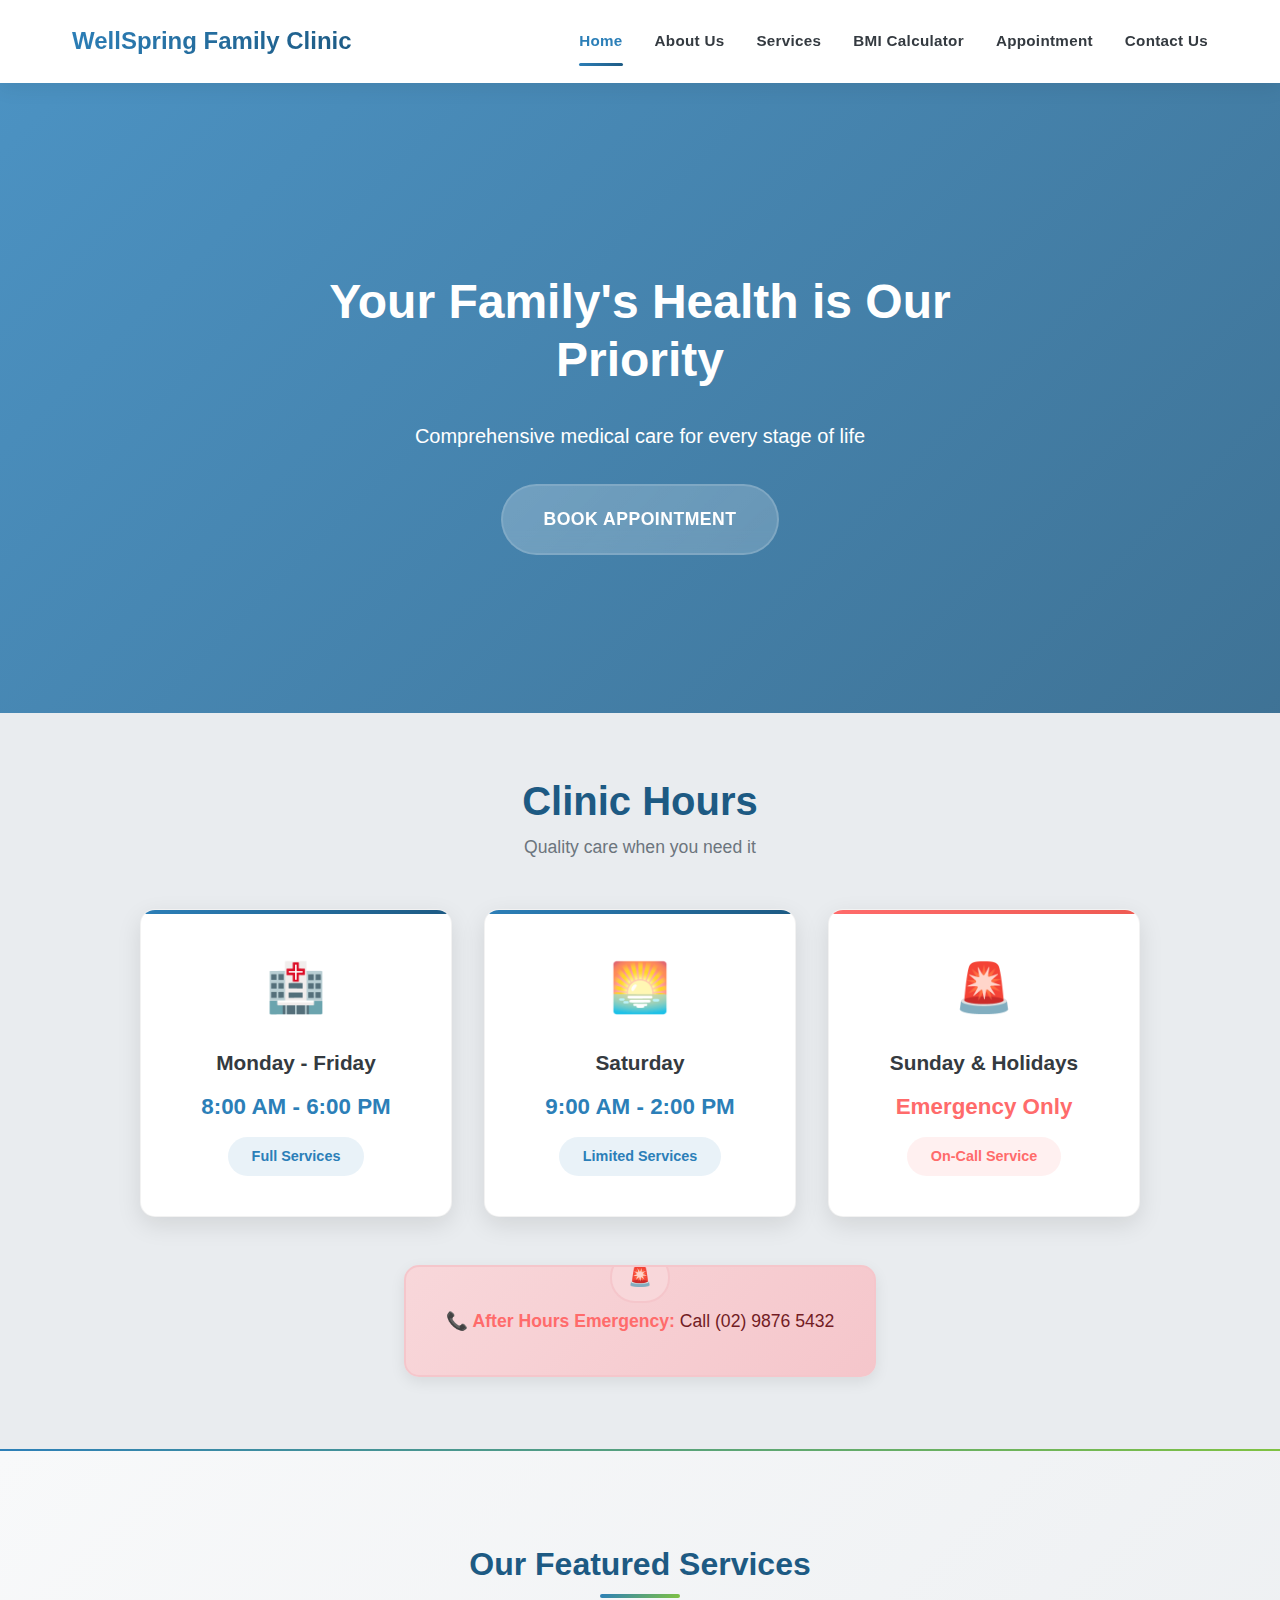
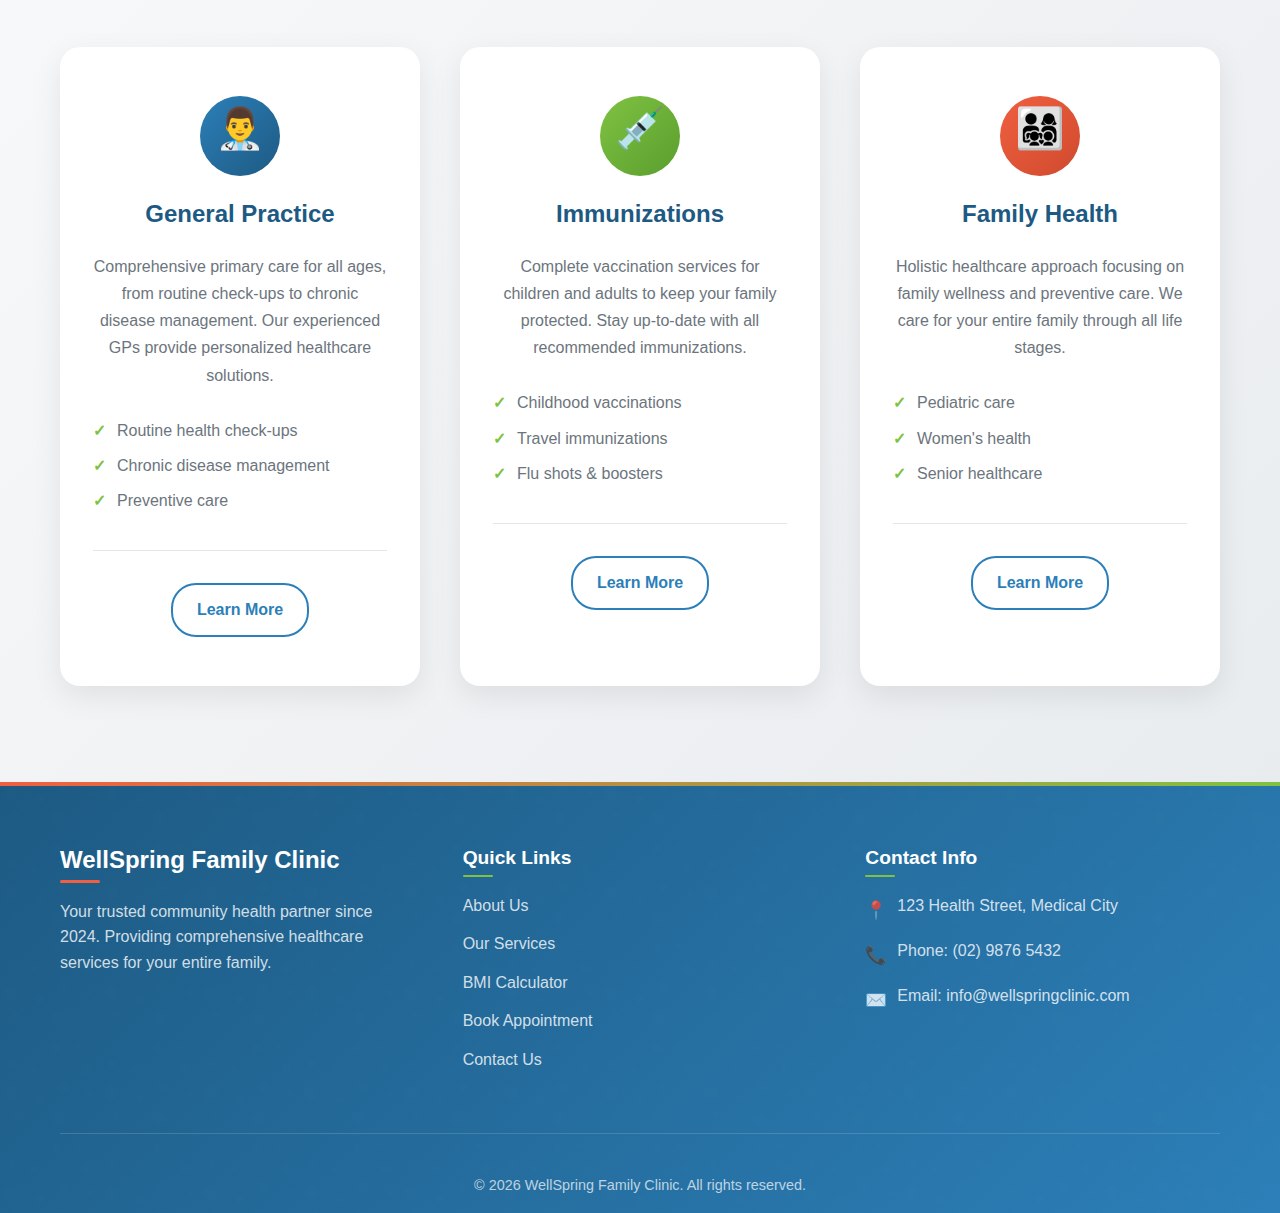
<file: index.html>
<!DOCTYPE html>
<html lang="en">
<head>
    <meta charset="UTF-8">
    <meta name="viewport" content="width=device-width, initial-scale=1.0">
    <meta name="description" content="WellSpring Family Clinic - Your trusted community health center providing comprehensive medical services for families">
    <title>WellSpring Family Clinic - Home</title>
    <link rel="stylesheet" href="css/style.css">
    <link rel="stylesheet" href="css/animations.css">
</head>
<body>
    <!-- Navigation -->
    <nav class="navbar">
        <div class="nav-container">
            <div class="nav-logo">
                <h2>WellSpring Family Clinic</h2>
            </div>
            <div class="nav-menu" id="nav-menu">
                <a href="index.html" class="nav-link active">Home</a>
                <a href="about.html" class="nav-link">About Us</a>
                <a href="services.html" class="nav-link">Services</a>
                <a href="bmi-calculator.html" class="nav-link">BMI Calculator</a>
                <a href="appointment.html" class="nav-link">Appointment</a>
                <a href="contact.html" class="nav-link">Contact Us</a>
            </div>
            <div class="nav-toggle" id="nav-toggle">
                <span class="bar"></span>
                <span class="bar"></span>
                <span class="bar"></span>
            </div>
        </div>
    </nav>

    <!-- Hero Section -->
    <section class="hero">
        <div class="hero-content">
            <h1 class="hero-title animate-on-scroll">Your Family's Health is Our Priority</h1>
            <p class="hero-subtitle animate-on-scroll">Comprehensive medical care for every stage of life</p>
            <a href="appointment.html" class="cta-button animate-on-scroll">Book Appointment</a>
        </div>
    </section>
    <!-- Clinic Hours Banner -->
    <section class="hours-banner">
        <div class="container">
            <div class="banner-content animate-on-scroll">
                <h2>Clinic Hours</h2>
                <p class="banner-subtitle">Quality care when you need it</p>
                <div class="hours-grid">
                    <div class="hour-card animate-on-scroll">
                        <div class="card-icon">🏥</div>
                        <div class="card-content">
                            <h3 class="day-range">Monday - Friday</h3>
                            <p class="time-slot">8:00 AM - 6:00 PM</p>
                            <span class="service-status">Full Services</span>
                        </div>
                    </div>
                    
                    <div class="hour-card animate-on-scroll">
                        <div class="card-icon">🌅</div>
                        <div class="card-content">
                            <h3 class="day-range">Saturday</h3>
                            <p class="time-slot">9:00 AM - 2:00 PM</p>
                            <span class="service-status">Limited Services</span>
                        </div>
                    </div>
                    
                    <div class="hour-card emergency-card animate-on-scroll">
                        <div class="card-icon">🚨</div>
                        <div class="card-content">
                            <h3 class="day-range">Sunday & Holidays</h3>
                            <p class="time-slot">Emergency Only</p>
                            <span class="service-status">On-Call Service</span>
                        </div>
                    </div>
                </div>
                
                <div class="emergency-notice animate-on-scroll">
                    <p>📞 <strong>After Hours Emergency:</strong> Call (02) 9876 5432</p>
                </div>
            </div>
        </div>
    </section>
    <!-- Featured Services -->
    <section class="featured-services">
        <div class="container">
            <h2 class="section-title animate-on-scroll">Our Featured Services</h2>
            <div class="services-grid">
                <div class="service-card animate-on-scroll">
                    <div class="service-icon">👨‍⚕️</div>
                    <h3>General Practice</h3>
                    <p>Comprehensive primary care for all ages, from routine check-ups to chronic disease management. Our experienced GPs provide personalized healthcare solutions.</p>
                    <ul class="service-features">
                        <li>Routine health check-ups</li>
                        <li>Chronic disease management</li>
                        <li>Preventive care</li>
                    </ul>
                    <div class="service-cta">
                        <a href="services.html" class="learn-more">Learn More</a>
                    </div>
                </div>
                
                <div class="service-card animate-on-scroll">
                    <div class="service-icon">💉</div>
                    <h3>Immunizations</h3>
                    <p>Complete vaccination services for children and adults to keep your family protected. Stay up-to-date with all recommended immunizations.</p>
                    <ul class="service-features">
                        <li>Childhood vaccinations</li>
                        <li>Travel immunizations</li>
                        <li>Flu shots & boosters</li>
                    </ul>
                    <div class="service-cta">
                        <a href="services.html" class="learn-more">Learn More</a>
                    </div>
                </div>
                
                <div class="service-card animate-on-scroll">
                    <div class="service-icon">👨‍👩‍👧‍👦</div>
                    <h3>Family Health</h3>
                    <p>Holistic healthcare approach focusing on family wellness and preventive care. We care for your entire family through all life stages.</p>
                    <ul class="service-features">
                        <li>Pediatric care</li>
                        <li>Women's health</li>
                        <li>Senior healthcare</li>
                    </ul>
                    <div class="service-cta">
                        <a href="services.html" class="learn-more">Learn More</a>
                    </div>
                </div>
            </div>
        </div>
    </section>
    <!-- footer -->
    <footer class="footer">
        <div class="container">
            <div class="footer-content">
                <div class="footer-section">
                    <h3>WellSpring Family Clinic</h3>
                    <p>Your trusted community health partner since 2024. Providing comprehensive healthcare services for your entire family.</p>
                </div>
                <div class="footer-section">
                    <h4>Quick Links</h4>
                    <a href="about.html">About Us</a>
                    <a href="services.html">Our Services</a>
                    <a href="bmi-calculator.html">BMI Calculator</a>
                    <a href="appointment.html">Book Appointment</a>
                    <a href="contact.html">Contact Us</a>
                </div>
                <div class="footer-section">
                    <h4>Contact Info</h4>
                    <p>123 Health Street, Medical City</p>
                    <p>Phone: (02) 9876 5432</p>
                    <p>Email: info@wellspringclinic.com</p>
                </div>
            </div>
            <div class="footer-bottom">
                <p>&copy; 2024 WellSpring Family Clinic. All rights reserved.</p>
            </div>
        </div>
    </footer>
    <script src="js/main.js"></script>
</body>
</html>
</file>
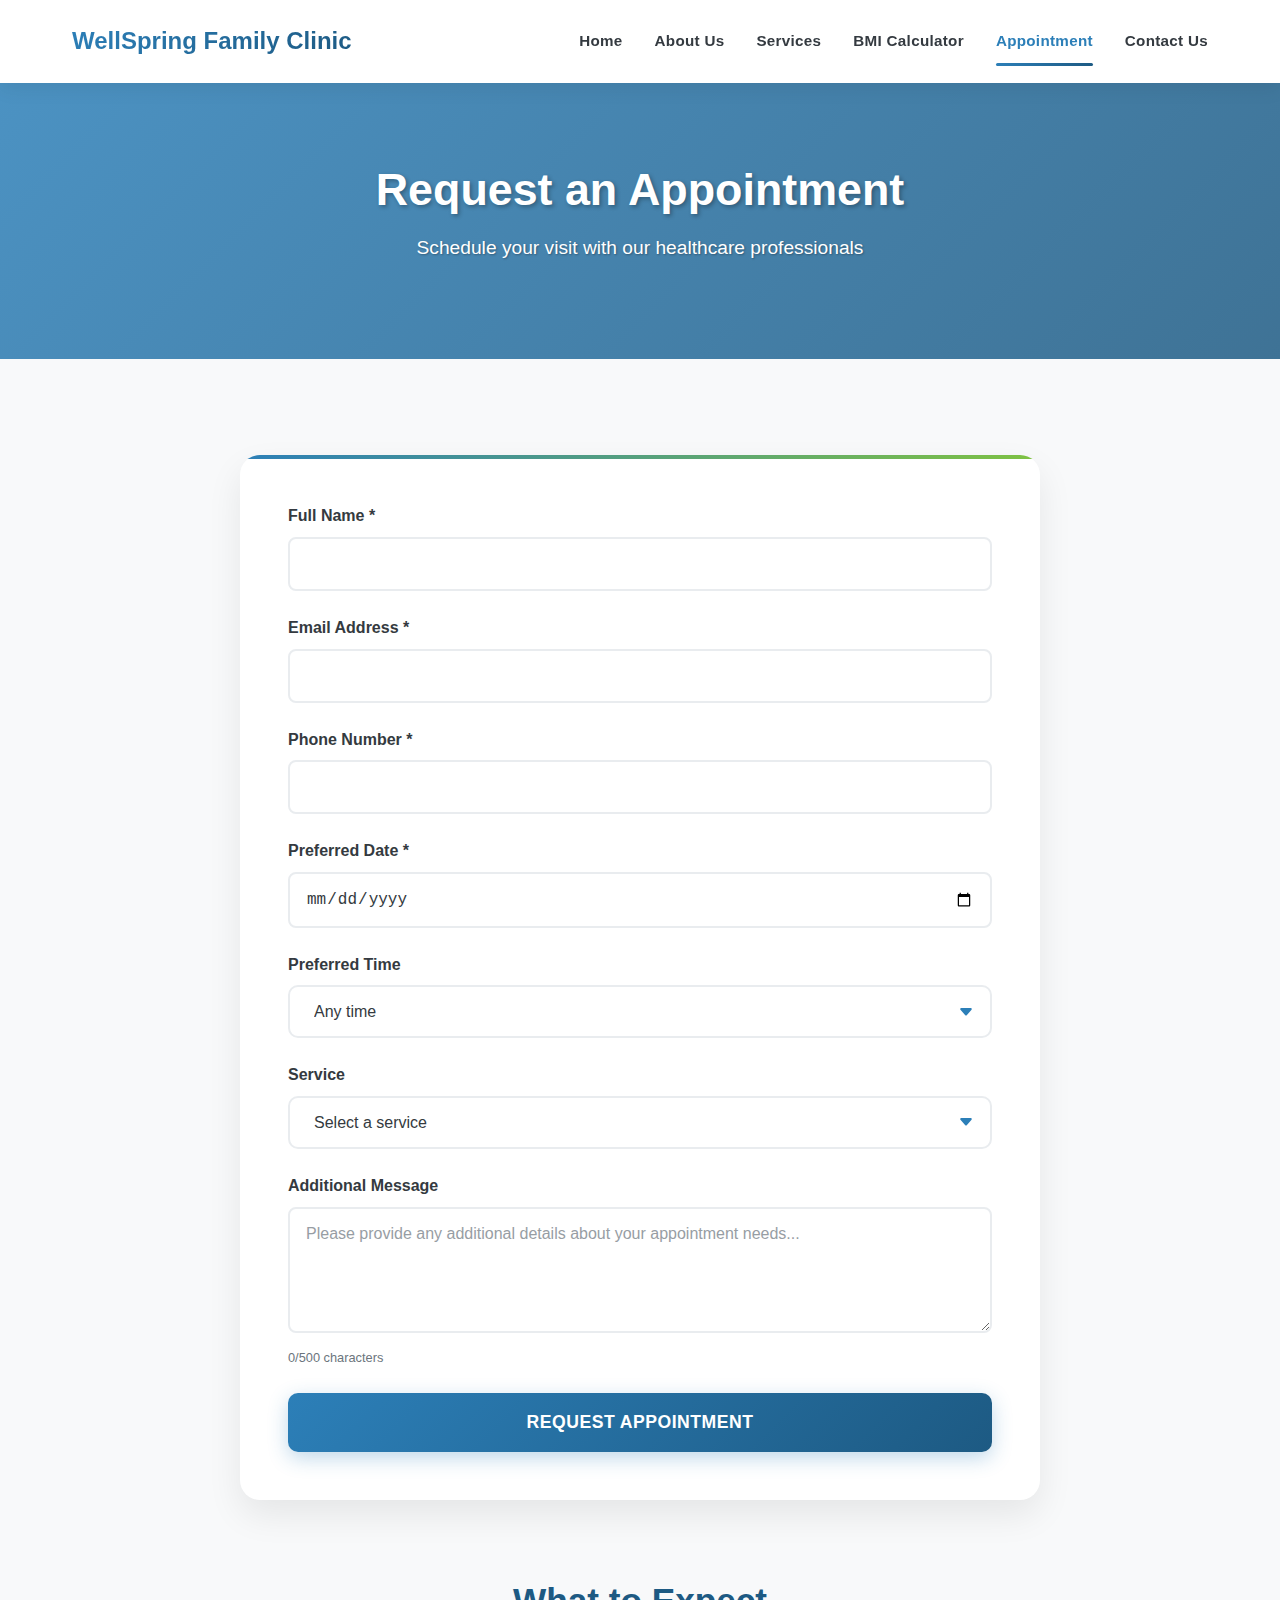
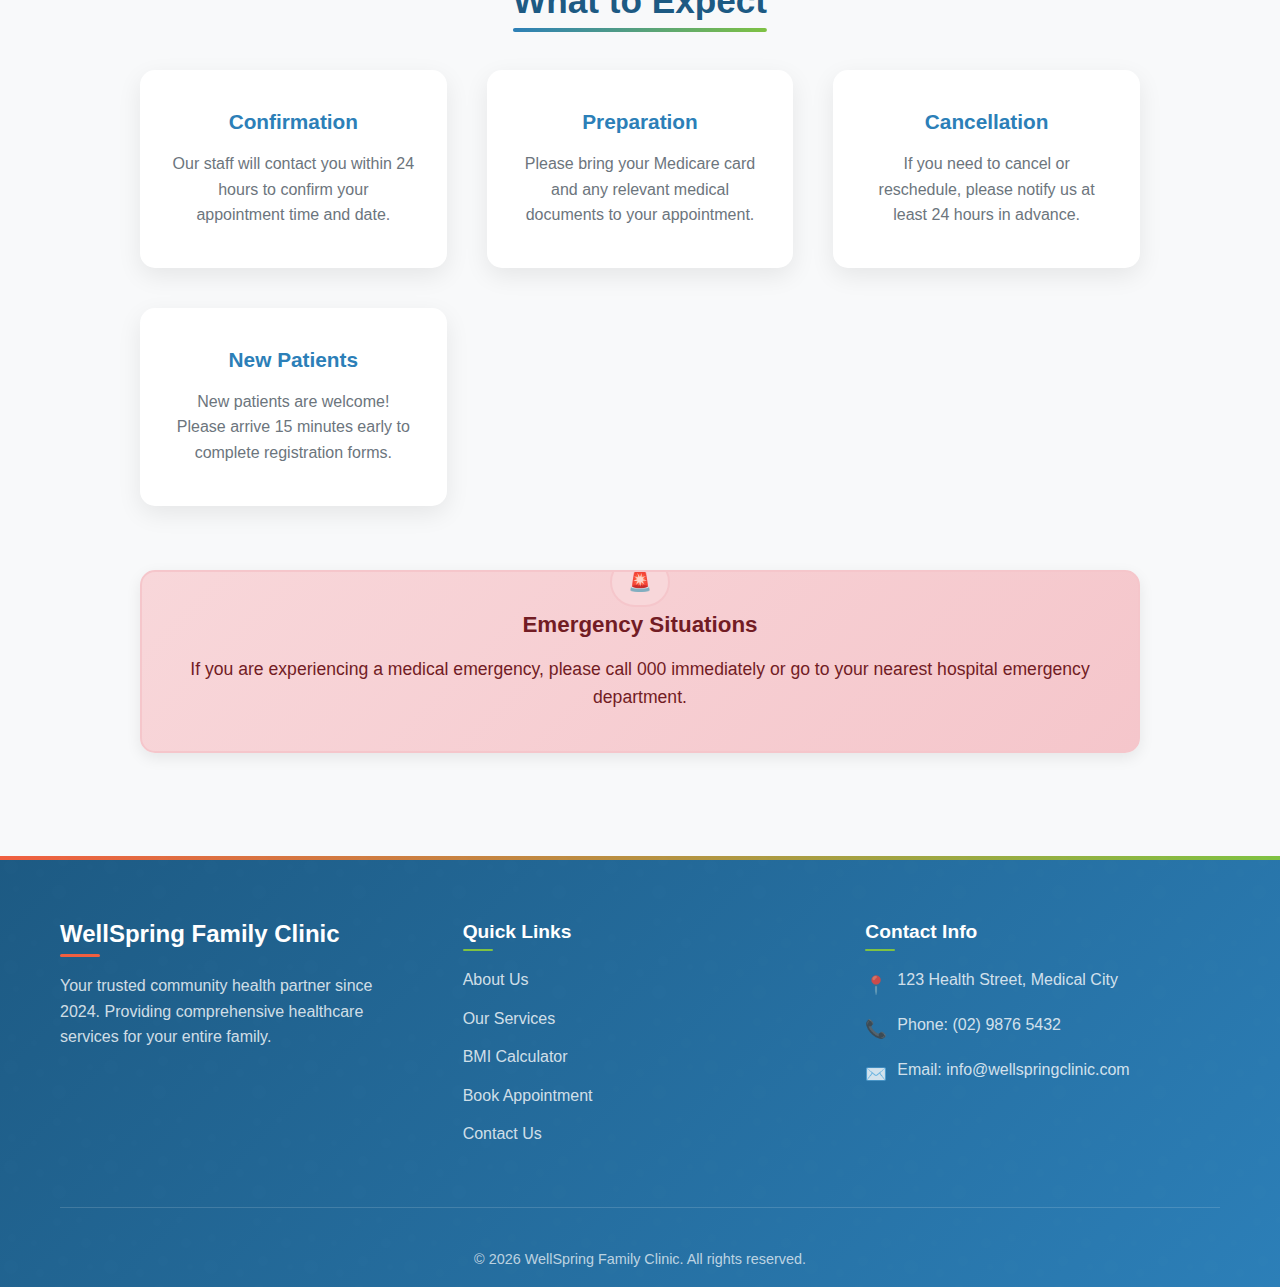
<file: appointment.html>
<!DOCTYPE html>
<html lang="en">
<head>
    <meta charset="UTF-8">
    <meta name="viewport" content="width=device-width, initial-scale=1.0">
    <meta name="description" content="Request an appointment at WellSpring Family Clinic - Your health is our priority">
    <title>Request Appointment - WellSpring Family Clinic</title>
    <link rel="stylesheet" href="./css/animations.css">
    <link rel="stylesheet" href="css/style.css">
</head>
<body>
    <nav class="navbar">
        <div class="nav-container">
            <div class="nav-logo">
                <h2>WellSpring Family Clinic</h2>
            </div>
            <div class="nav-menu" id="nav-menu">
                <a href="index.html" class="nav-link">Home</a>
                <a href="about.html" class="nav-link">About Us</a>
                <a href="services.html" class="nav-link">Services</a>
                <a href="bmi-calculator.html" class="nav-link">BMI Calculator</a>
                <a href="appointment.html" class="nav-link active">Appointment</a>
                <a href="contact.html" class="nav-link">Contact Us</a>
            </div>
            <div class="nav-toggle" id="nav-toggle">
                <span class="bar"></span>
                <span class="bar"></span>
                <span class="bar"></span>
            </div>
        </div>
    </nav>

    <section class="page-header">
        <div class="container">
            <h1 class="animate-on-scroll">Request an Appointment</h1>
            <p class="animate-on-scroll">Schedule your visit with our healthcare professionals</p>
        </div>
    </section>

    <section class="appointment-form-section">
        <div class="container">
            <div class="form-container animate-on-scroll">
                <form id="appointmentForm">
                    <div class="form-group">
                        <label for="fullName">Full Name *</label>
                        <input type="text" id="fullName" name="fullName">
                        <span class="error-message" id="nameError"></span>
                    </div>
                    
                    <div class="form-group">
                        <label for="email">Email Address *</label>
                        <input type="email" id="email" name="email" >
                        <span class="error-message" id="emailError"></span>
                    </div>
                    
                    <div class="form-group">
                        <label for="phone">Phone Number *</label>
                        <input type="tel" id="phone" name="phone" >
                        <span class="error-message" id="phoneError"></span>
                    </div>
                    
                    <div class="form-group">
                        <label for="preferredDate">Preferred Date *</label>
                        <input type="date" id="preferredDate" name="preferredDate">
                        <span class="error-message" id="dateError"></span>
                    </div>
                    
                    <div class="form-group">
                        <label for="preferredTime">Preferred Time</label>
                        <select id="preferredTime" name="preferredTime">
                            <option value="">Any time</option>
                            <option value="morning">Morning (8:00 AM - 12:00 PM)</option>
                            <option value="afternoon">Afternoon (12:00 PM - 5:00 PM)</option>
                        </select>
                    </div>
                    
                    <div class="form-group">
                        <label for="serviceType">Service </label>
                        <select id="serviceType" name="serviceType">
                            <option value="">Select a service</option>
                            <option value="general">General Consultation</option>
                            <option value="pediatric">Pediatric Care</option>
                            <option value="immunization">Immunization</option>
                            <option value="checkup">Health Check-up</option>
                            <option value="other">Other</option>
                        </select>
                    </div>
                    
                    <div class="form-group">
                        <label for="message">Additional Message</label>
                        <textarea id="message" name="message" rows="5" placeholder="Please provide any additional details about your appointment needs..."></textarea>
                    </div>
                    
                    <button type="submit" class="submit-btn">Request Appointment</button>
                </form>
                
                <div id="successMessage" class="success-message" style="display: none;">
                    <h3>Appointment Request Submitted Successfully!</h3>
                    <p>Thank you for your appointment request. We will contact you within 24 hours to confirm your appointment details.</p>
                    <button id="newRequestBtn" class="cta-button">Submit Another Request</button>
                </div>
            </div>
            
            <div class="appointment-info animate-on-scroll">
                <h2>What to Expect</h2>
                <div class="info-grid">
                    <div class="info-item">
                        <h3>Confirmation</h3>
                        <p>Our staff will contact you within 24 hours to confirm your appointment time and date.</p>
                    </div>
                    <div class="info-item">
                        <h3>Preparation</h3>
                        <p>Please bring your Medicare card and any relevant medical documents to your appointment.</p>
                    </div>
                    <div class="info-item">
                        <h3>Cancellation</h3>
                        <p>If you need to cancel or reschedule, please notify us at least 24 hours in advance.</p>
                    </div>
                    <div class="info-item">
                        <h3>New Patients</h3>
                        <p>New patients are welcome! Please arrive 15 minutes early to complete registration forms.</p>
                    </div>
                </div>
                
                <div class="emergency-notice">
                    <h3>Emergency Situations</h3>
                    <p>If you are experiencing a medical emergency, please call 000 immediately or go to your nearest hospital emergency department.</p>
                </div>
            </div>
        </div>
    </section>

    <footer class="footer">
        <div class="container">
            <div class="footer-content">
                <div class="footer-section">
                    <h3>WellSpring Family Clinic</h3>
                    <p>Your trusted community health partner since 2024. Providing comprehensive healthcare services for your entire family.</p>
                </div>
                <div class="footer-section">
                    <h4>Quick Links</h4>
                    <a href="about.html">About Us</a>
                    <a href="services.html">Our Services</a>
                    <a href="bmi-calculator.html">BMI Calculator</a>
                    <a href="appointment.html">Book Appointment</a>
                    <a href="contact.html">Contact Us</a>
                </div>
                <div class="footer-section">
                    <h4>Contact Info</h4>
                    <p>123 Health Street, Medical City</p>
                    <p>Phone: (02) 9876 5432</p>
                    <p>Email: info@wellspringclinic.com</p>
                </div>
            </div>
            <div class="footer-bottom">
                <p>&copy; 2024 WellSpring Family Clinic. All rights reserved.</p>
            </div>
        </div>
    </footer>

    <script src="js/main.js"></script>
    <script src="js/appointment.js"></script>
</body>
</html>
</file>
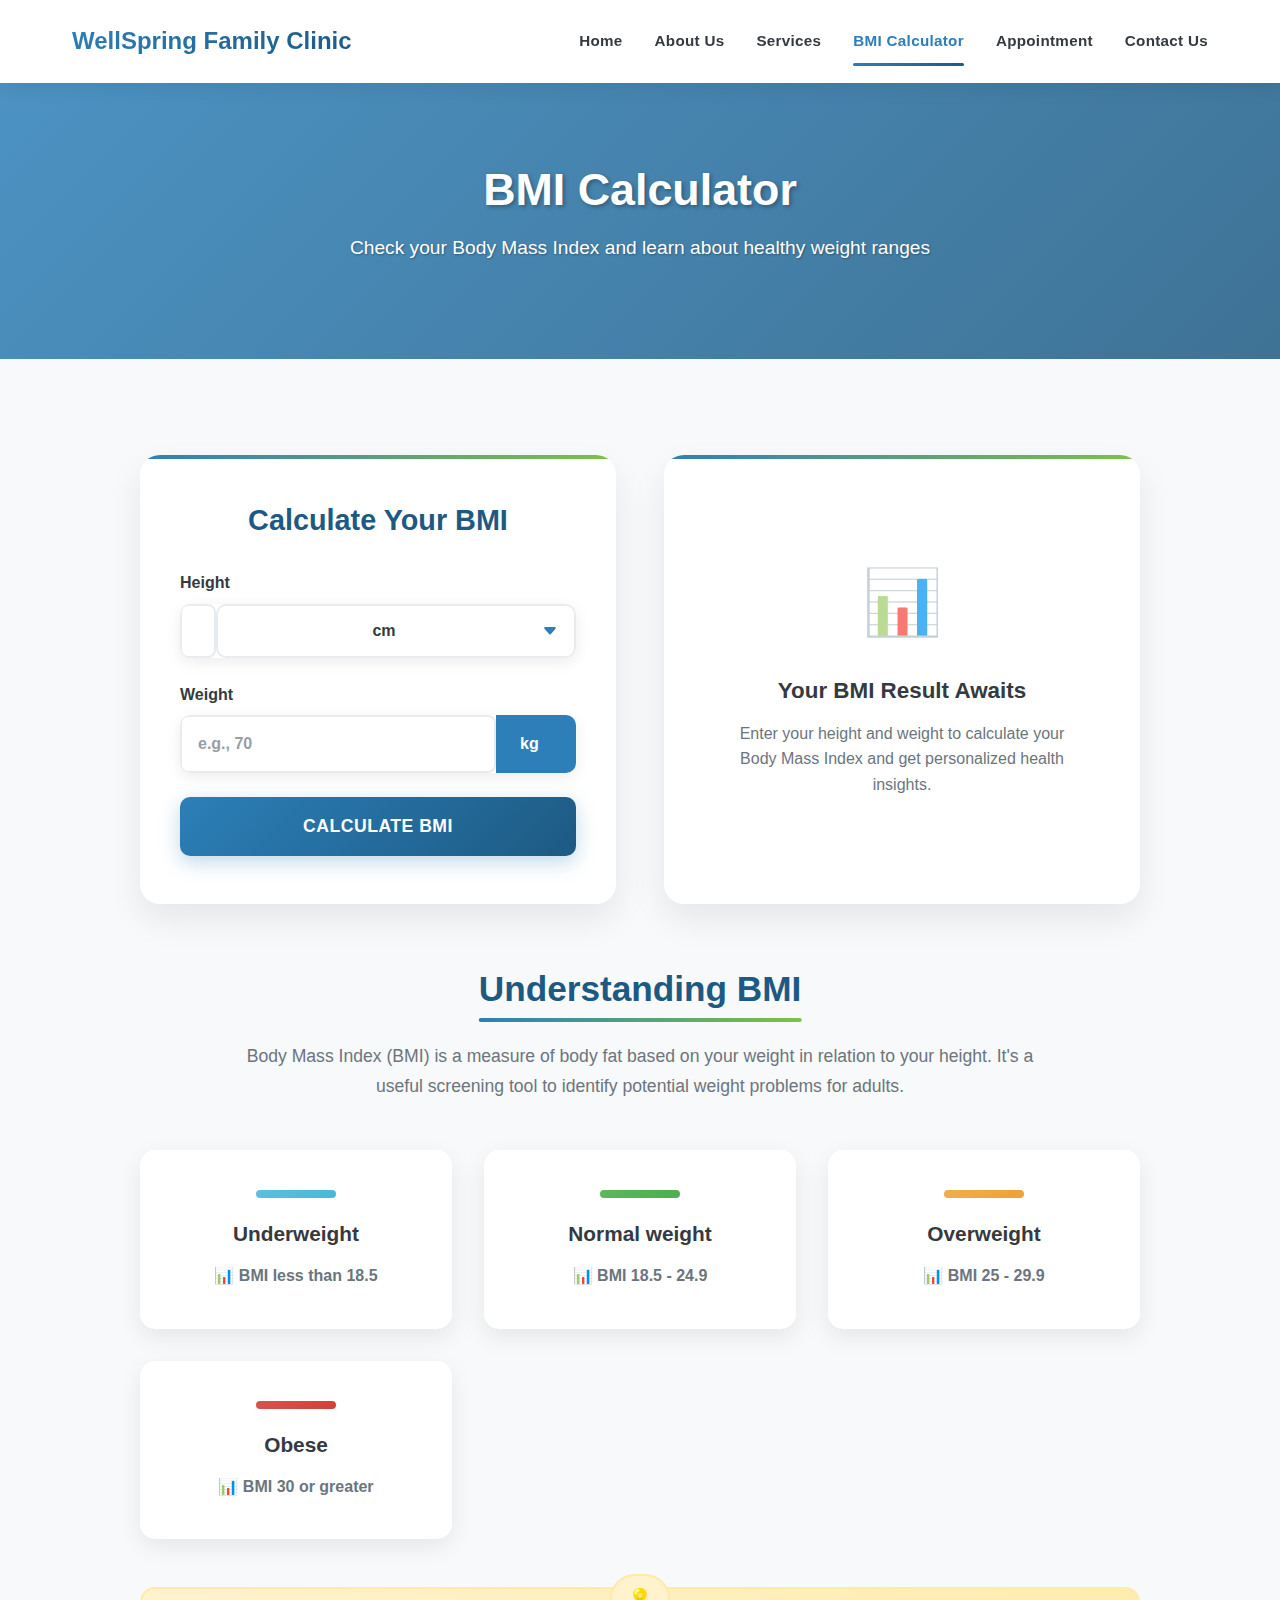
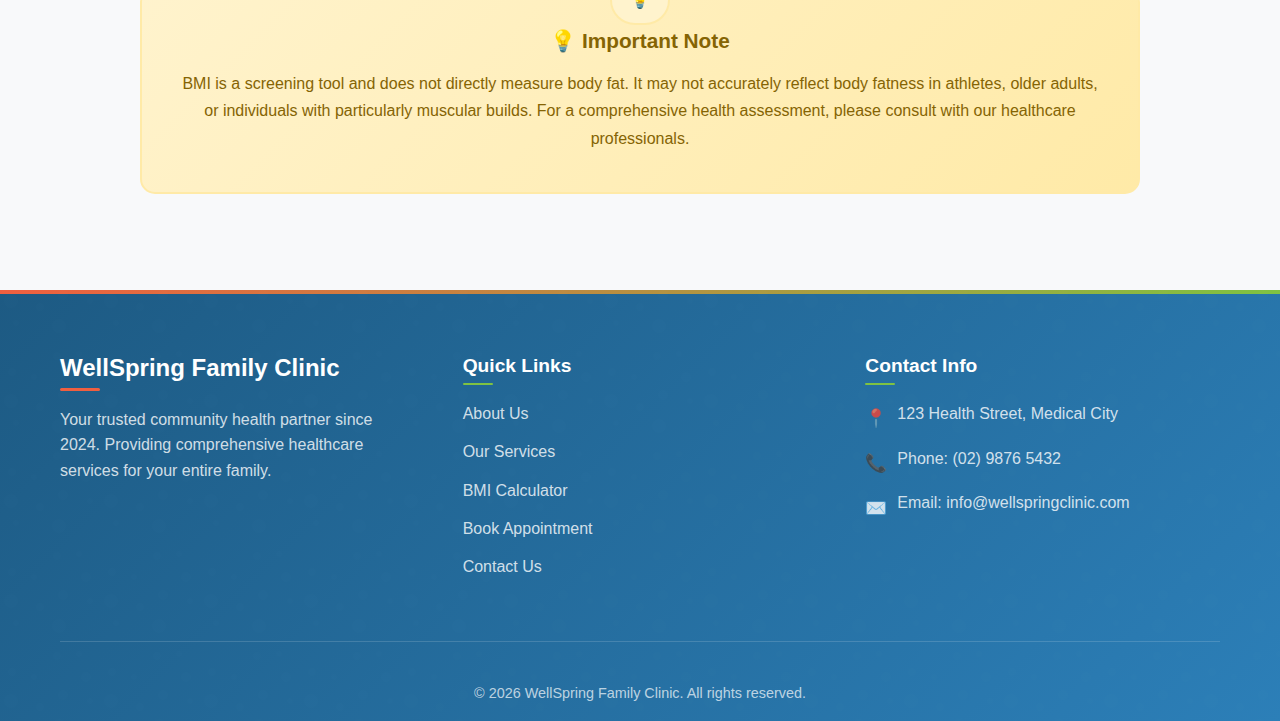
<file: bmi-calculator.html>
<!DOCTYPE html>
<html lang="en">
<head>
    <meta charset="UTF-8">
    <meta name="viewport" content="width=device-width, initial-scale=1.0">
    <meta name="description" content="Calculate your Body Mass Index (BMI) with our easy-to-use tool and learn about healthy weight ranges">
    <title>BMI Calculator - WellSpring Family Clinic</title>
    <link rel="stylesheet" href="css/animations.css">
    <link rel="stylesheet" href="css/style.css">
</head>
<body>
    <!-- navigation -->
    <nav class="navbar">
        <div class="nav-container">
            <div class="nav-logo">
                <h2>WellSpring Family Clinic</h2>
            </div>
            <div class="nav-menu" id="nav-menu">
                <a href="index.html" class="nav-link">Home</a>
                <a href="about.html" class="nav-link">About Us</a>
                <a href="services.html" class="nav-link">Services</a>
                <a href="bmi-calculator.html" class="nav-link active">BMI Calculator</a>
                <a href="appointment.html" class="nav-link">Appointment</a>
                <a href="contact.html" class="nav-link">Contact Us</a>
            </div>
            <div class="nav-toggle" id="nav-toggle">
                <span class="bar"></span>
                <span class="bar"></span>
                <span class="bar"></span>
            </div>
        </div>
    </nav>
    <!-- Hero Section -->
    <section class="page-header">
        <div class="container">
            <h1 class="animate-on-scroll">BMI Calculator</h1>
            <p class="animate-on-scroll">Check your Body Mass Index and learn about healthy weight ranges</p>
        </div>
    </section>
    <!-- Bmi calcultor -->
    <section class="bmi-calculator">
        <div class="container">
            <div class="calculator-container animate-on-scroll">
                <div class="calculator-form">
                    <h2>Calculate Your BMI</h2>
                    <form id="bmiForm">
                        <div class="form-group">
                            <label for="height">Height</label>
                            <div class="input-with-unit">
                                <input type="number" id="height" step="0.01" min="0" required placeholder="e.g., 175" value="">
                                <select id="heightUnit">
                                    <option value="cm">cm</option>
                                    <option value="m">m</option>
                                </select>
                            </div>
                        </div>
                        
                        <div class="form-group">
                            <label for="weight">Weight</label>
                            <div class="input-with-unit">
                                <input type="number" id="weight" step="0.1" min="0" required placeholder="e.g., 70" value="">
                                <span class="unit">kg</span>
                            </div>
                        </div>
                        
                        <button type="submit" class="calculate-btn">Calculate BMI</button>
                    </form>
                </div>
    
                <div class="calculator-result" id="resultSection">
                    <div class="result-placeholder" id="resultPlaceholder">
                        <div class="placeholder-image">📊</div>
                        <h3>Your BMI Result Awaits</h3>
                        <p>Enter your height and weight to calculate your Body Mass Index and get personalized health insights.</p>
                    </div>
                    
                    <div class="result-content" id="resultContent" style="display: none;">
                        <h2>Your BMI Result</h2>
                        <div class="bmi-value" id="bmiValue"></div>
                        <div class="bmi-category" id="bmiCategory"></div>
                        <div class="bmi-description" id="bmiDescription"></div>
                        <button class="reset-btn" id="resetBtn">Calculate Again</button>
                    </div>
                </div>
            </div>
            <div class="bmi-info animate-on-scroll">
                <h2>Understanding BMI</h2>
                <p>Body Mass Index (BMI) is a measure of body fat based on your weight in relation to your height. It's a useful screening tool to identify potential weight problems for adults.</p>
        
                <div class="bmi-categories">
                    <div class="category-item">
                        <div class="category-color underweight"></div>
                        <h3>Underweight</h3>
                        <p>📊 BMI less than 18.5</p>
                    </div>
                    <div class="category-item">
                        <div class="category-color normal"></div>
                        <h3>Normal weight</h3>
                        <p>📊 BMI 18.5 - 24.9</p>
                    </div>
                    <div class="category-item">
                        <div class="category-color overweight"></div>
                        <h3>Overweight</h3>
                        <p>📊 BMI 25 - 29.9</p>
                    </div>
                    <div class="category-item">
                        <div class="category-color obese"></div>
                        <h3>Obese</h3>
                        <p>📊 BMI 30 or greater</p>
                    </div>
                </div>
        
                <div class="disclaimer">
                    <h3>💡 Important Note</h3>
                    <p>BMI is a screening tool and does not directly measure body fat. It may not accurately reflect body fatness in athletes, older adults, or individuals with particularly muscular builds. For a comprehensive health assessment, please consult with our healthcare professionals.</p>
                </div>
            </div>
        </div>
    </section>
<!-- footer -->
    <footer class="footer">
        <div class="container">
            <div class="footer-content">
                <div class="footer-section">
                    <h3>WellSpring Family Clinic</h3>
                    <p>Your trusted community health partner since 2024. Providing comprehensive healthcare services for your entire family.</p>
                </div>
                <div class="footer-section">
                    <h4>Quick Links</h4>
                    <a href="about.html">About Us</a>
                    <a href="services.html">Our Services</a>
                    <a href="bmi-calculator.html">BMI Calculator</a>
                    <a href="appointment.html">Book Appointment</a>
                    <a href="contact.html">Contact Us</a>
                </div>
                <div class="footer-section">
                    <h4>Contact Info</h4>
                    <p>123 Health Street, Medical City</p>
                    <p>Phone: (02) 9876 5432</p>
                    <p>Email: info@wellspringclinic.com</p>
                </div>
            </div>
            <div class="footer-bottom">
                <p>&copy; 2024 WellSpring Family Clinic. All rights reserved.</p>
            </div>
        </div>
    </footer>

    <script src="js/bmi-calculator.js"></script>
    <script src="js/main.js"></script>
</body>
</html>
</file>
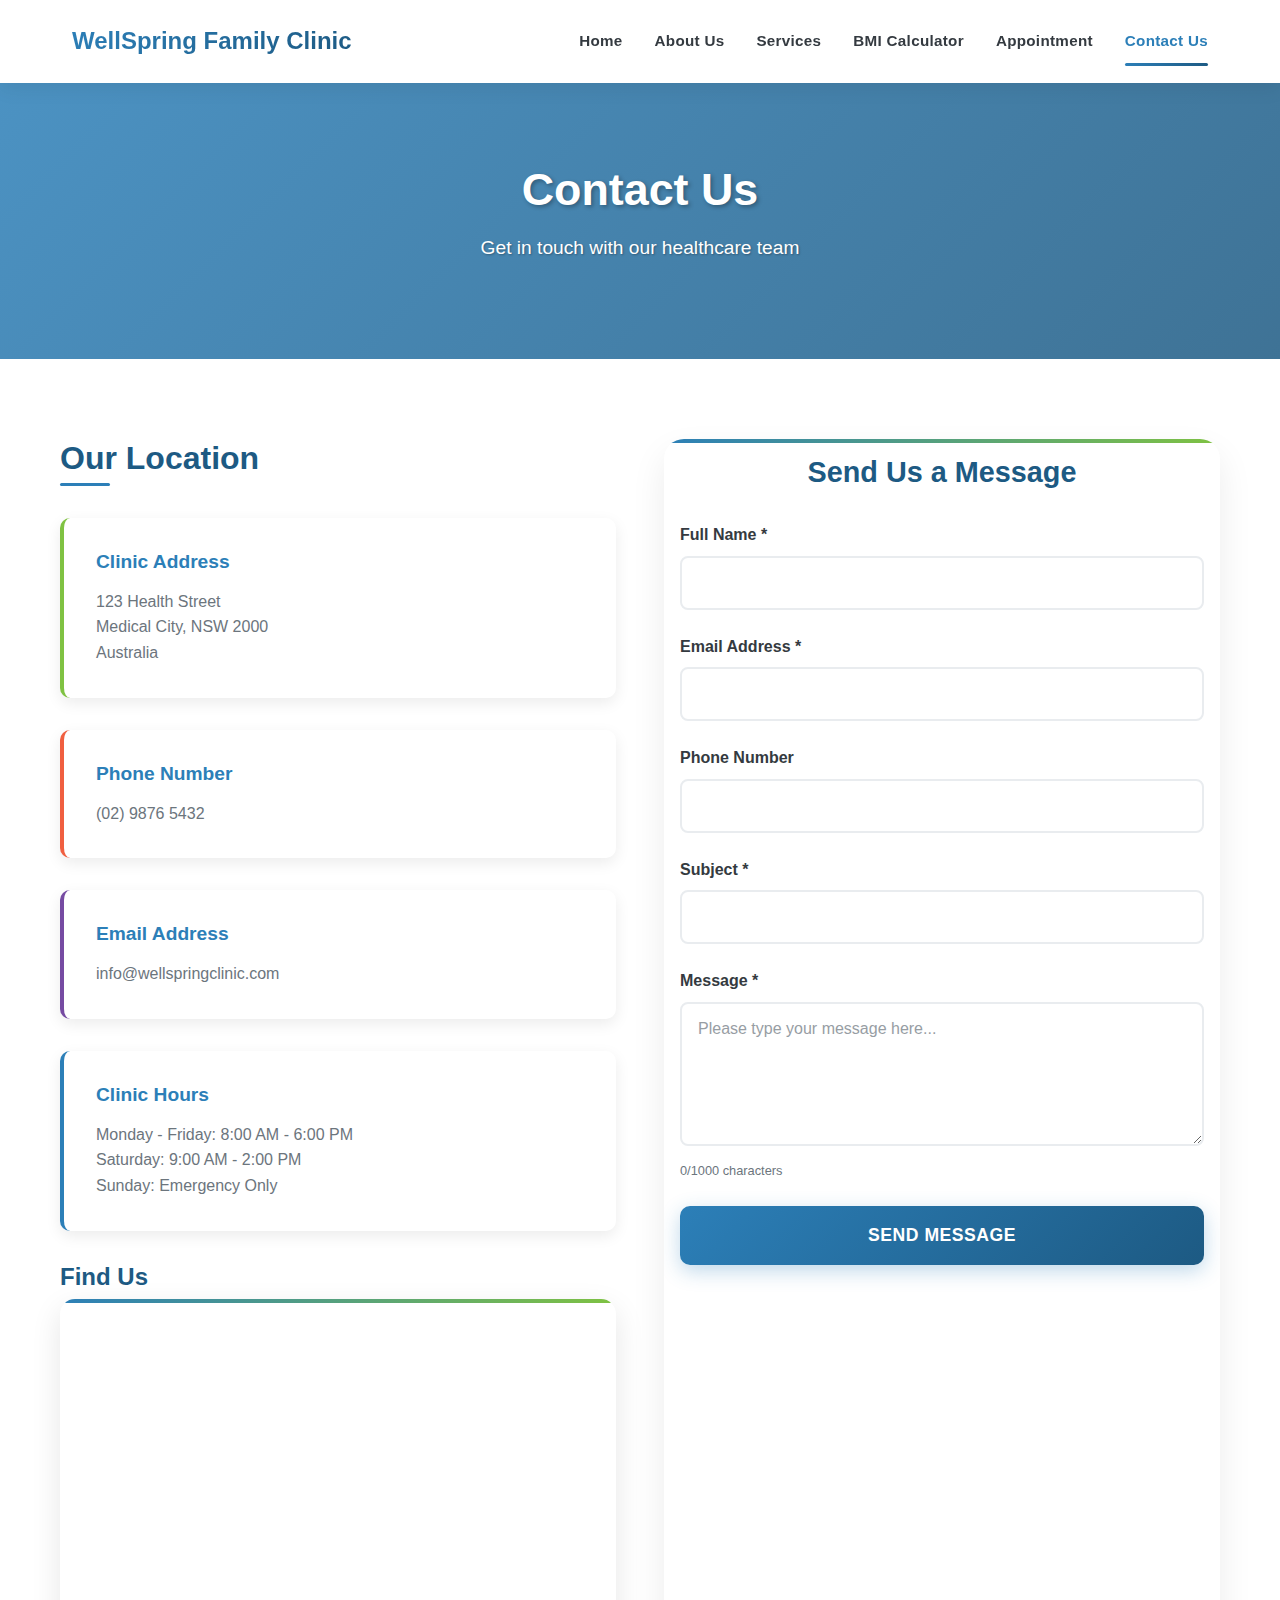
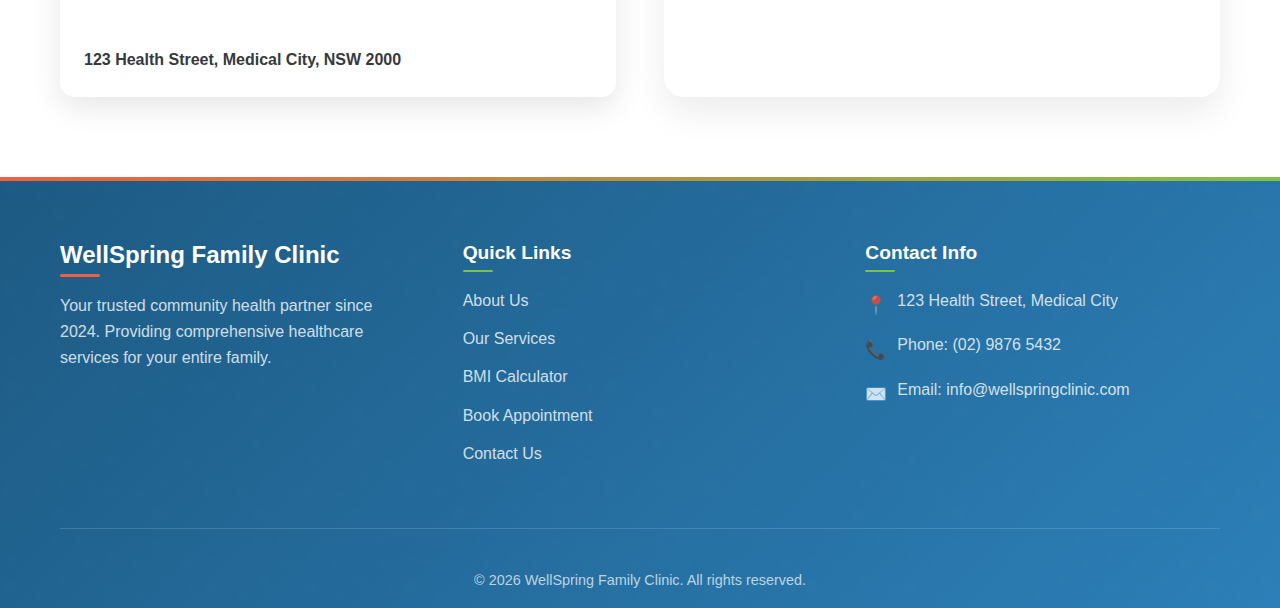
<file: contact.html>
<!DOCTYPE html>
<html lang="en">
<head>
    <meta charset="UTF-8">
    <meta name="viewport" content="width=device-width, initial-scale=1.0">
    <meta name="description" content="Contact WellSpring Family Clinic - Get in touch with our healthcare team for appointments and inquiries">
    <title>Contact Us - WellSpring Family Clinic</title>
    <link rel="stylesheet" href="css/style.css">
    <link rel="stylesheet" href="./css/animations.css">
</head>
<body>
    <nav class="navbar">
        <div class="nav-container">
            <div class="nav-logo">
                <h2>WellSpring Family Clinic</h2>
            </div>
            <div class="nav-menu" id="nav-menu">
                <a href="index.html" class="nav-link">Home</a>
                <a href="about.html" class="nav-link">About Us</a>
                <a href="services.html" class="nav-link">Services</a>
                <a href="bmi-calculator.html" class="nav-link">BMI Calculator</a>
                <a href="appointment.html" class="nav-link">Appointment</a>
                <a href="contact.html" class="nav-link active">Contact Us</a>
            </div>
            <div class="nav-toggle" id="nav-toggle">
                <span class="bar"></span>
                <span class="bar"></span>
                <span class="bar"></span>
            </div>
        </div>
    </nav>

    <section class="page-header">
        <div class="container">
            <h1 class="animate-on-scroll">Contact Us</h1>
            <p class="animate-on-scroll">Get in touch with our healthcare team</p>
        </div>
    </section>

    <section class="contact-content">
        <div class="container">
            <div class="contact-grid">
                <div class="contact-info animate-on-scroll">
                    <h2>Our Location</h2>
                    <div class="contact-item">
                        <h3>Clinic Address</h3>
                        <p>123 Health Street<br>Medical City, NSW 2000<br>Australia</p>
                    </div>
                    
                    <div class="contact-item">
                        <h3>Phone Number </h3>
                        <p>(02) 9876 5432</p>
                    </div>
                    
                    <div class="contact-item">
                        <h3>Email Address</h3>
                        <p>info@wellspringclinic.com</p>
                    </div>
                    
                    <div class="contact-item">
                        <h3>Clinic Hours</h3>
                        <p>Monday - Friday: 8:00 AM - 6:00 PM<br>
                           Saturday: 9:00 AM - 2:00 PM<br>
                           Sunday: Emergency Only</p>
                    </div>
                    <div class="map-placeholder">
                        <h3>Find Us</h3>
                        <div class="map-container">
                            <iframe 
                                src="https://www.google.com/maps/embed?pb=!1m18!1m12!1m3!1d3312.783315036201!2d151.2093954152106!3d-33.86784398065698!2m3!1f0!2f0!3f0!3m2!1i1024!2i768!4f13.1!3m3!1m2!1s0x6b12ae3c3d5b3b0f%3A0xdd3e0e2c7f8c1f1e!2sSydney%20NSW%2C%20Australia!5e0!3m2!1sen!2s!4v1620000000000!5m2!1sen!2s" 
                                width="100%" 
                                height="300" 
                                style="border:0; border-radius: 8px;" 
                                allowfullscreen="" 
                                loading="lazy"
                                referrerpolicy="no-referrer-when-downgrade">
                            </iframe>
                            <p style="margin-top: 1rem; margin-bottom: 0;">123 Health Street, Medical City, NSW 2000</p>
                        </div>
                    </div>
                </div>
                
                <div class="contact-form-container animate-on-scroll">
                    <h2>Send Us a Message</h2>
                    <form id="contactForm">
                        <div class="form-group">
                            <label for="contactName">Full Name *</label>
                            <input type="text" id="contactName" name="contactName" >
                            <span class="error-message" id="contactNameError"></span>
                        </div>
                        
                        <div class="form-group">
                            <label for="contactEmail">Email Address *</label>
                            <input type="email" id="contactEmail" name="contactEmail" >
                            <span class="error-message" id="contactEmailError"></span>
                        </div>
                        
                        <div class="form-group">
                            <label for="contactPhone">Phone Number</label>
                            <input type="tel" id="contactPhone" name="contactPhone">
                        </div>
                        
                        <div class="form-group">
                            <label for="subject">Subject *</label>
                            <input type="text" id="subject" name="subject" >
                            <span class="error-message" id="subjectError"></span>
                        </div>
                        
                        <div class="form-group">
                            <label for="contactMessage">Message *</label>
                            <textarea id="contactMessage" name="contactMessage" rows="6"  placeholder="Please type your message here..."></textarea>
                            <span class="error-message" id="contactMessageError"></span>
                        </div>
                        
                        <button type="submit" class="submit-btn">Send Message</button>
                    </form>
                    
                    <div id="contactSuccessMessage" class="success-message" style="display: none;">
                        <h3>Message Sent Successfully!</h3>
                        <p>Thank you for contacting us. We will respond to your message as soon as possible.</p>
                        <button id="newMessageBtn" class="cta-button">Send Another Message</button>
                    </div>
                </div>
            </div>
        </div>
    </section>

    <footer class="footer">
        <div class="container">
            <div class="footer-content">
                <div class="footer-section">
                    <h3>WellSpring Family Clinic</h3>
                    <p>Your trusted community health partner since 2024. Providing comprehensive healthcare services for your entire family.</p>
                    
                </div>
                <div class="footer-section">
                    <h4>Quick Links</h4>
                    <a href="about.html">About Us</a>
                    <a href="services.html">Our Services</a>
                    <a href="bmi-calculator.html">BMI Calculator</a>
                    <a href="appointment.html">Book Appointment</a>
                    <a href="contact.html">Contact Us</a>
                </div>
                <div class="footer-section">
                    <h4>Contact Info</h4>
                    <p>123 Health Street, Medical City</p>
                    <p>Phone: (02) 9876 5432</p>
                    <p>Email: info@wellspringclinic.com</p>
                </div>
            </div>
            <div class="footer-bottom">
                <p>&copy; 2024 WellSpring Family Clinic. All rights reserved.</p>
            </div>
        </div>
    </footer>

    <script src="js/contact-form.js"></script>
    <script src="js/main.js"></script>
</body>
</html>
</file>
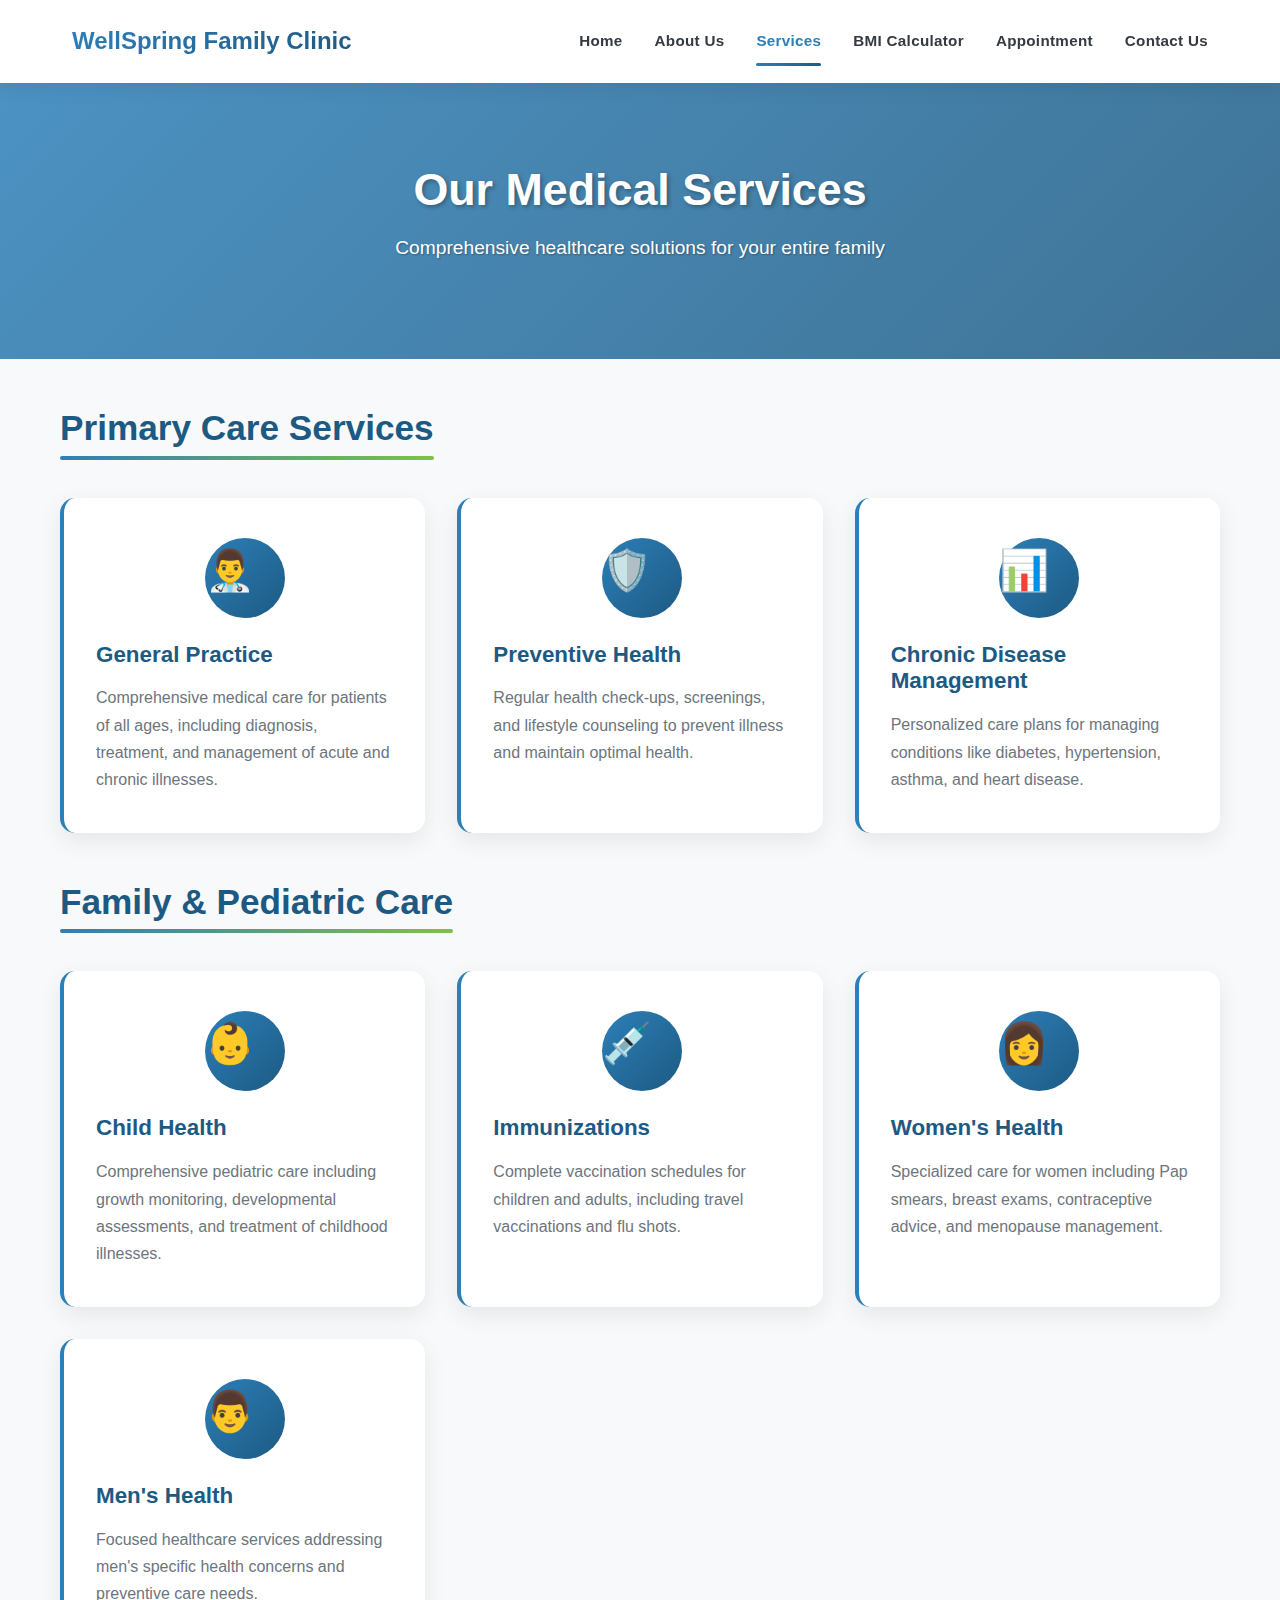
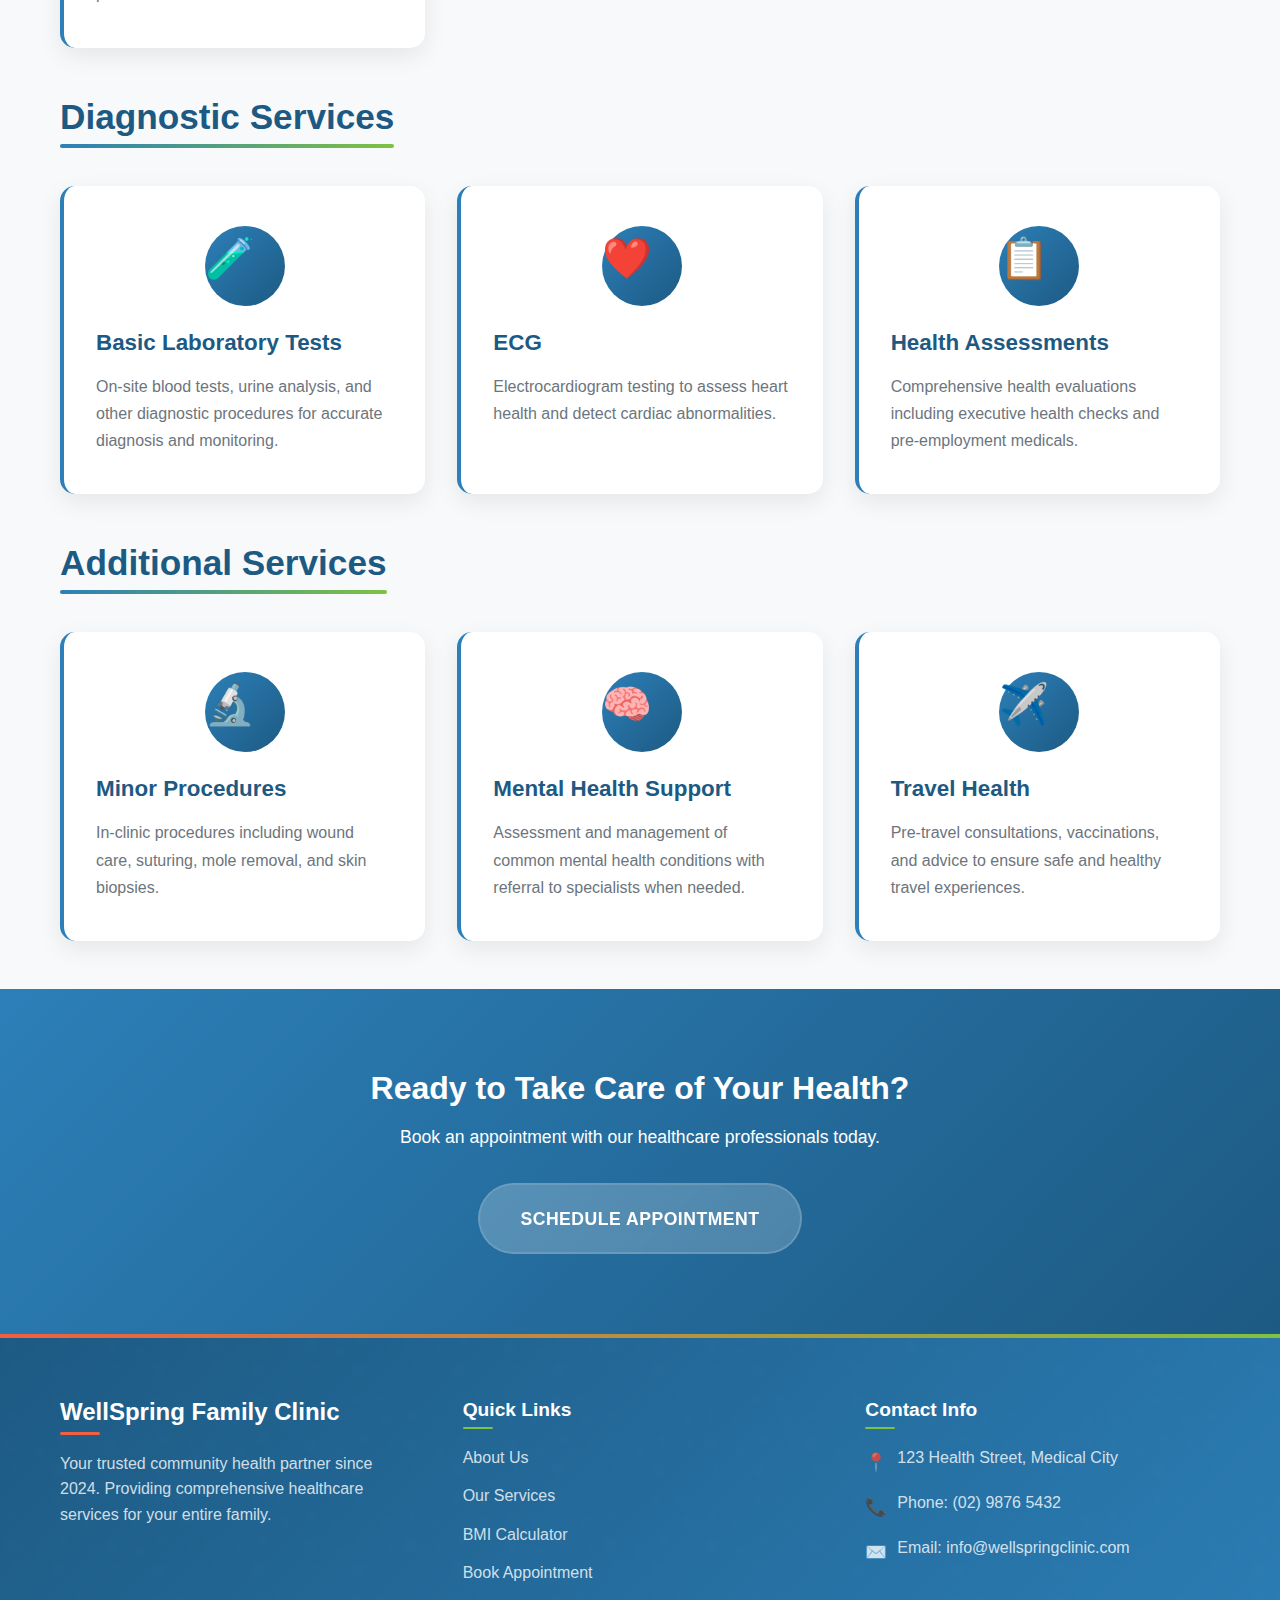
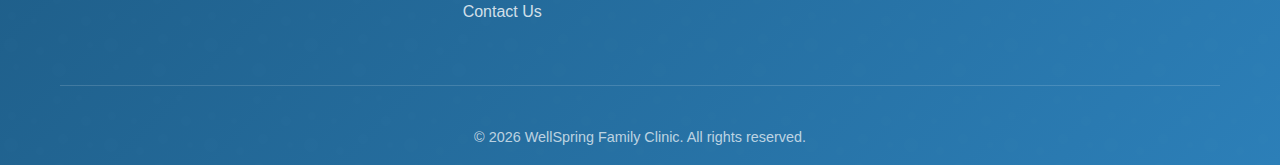
<file: services.html>
<!DOCTYPE html>
<html lang="en">
<head>
    <meta charset="UTF-8">
    <meta name="viewport" content="width=device-width, initial-scale=1.0">
    <meta name="description" content="Explore the comprehensive medical services offered at WellSpring Family Clinic for all your family's healthcare needs">
    <title>Our Services - WellSpring Family Clinic</title>
         <link rel="stylesheet" href="css/style.css">
    <link rel="stylesheet" href="css/animations.css">
</head>
<body>
    <!-- Navigation -->
    <nav class="navbar">
        <div class="nav-container">
            <div class="nav-logo">
                <h2>WellSpring Family Clinic</h2>
            </div>
            <div class="nav-menu" id="nav-menu">
                <a href="index.html" class="nav-link">Home</a>
                <a href="about.html" class="nav-link">About Us</a>
                <a href="services.html" class="nav-link active">Services</a>
                <a href="bmi-calculator.html" class="nav-link">BMI Calculator</a>
                <a href="appointment.html" class="nav-link">Appointment</a>
                <a href="contact.html" class="nav-link">Contact Us</a>
            </div>
            <div class="nav-toggle" id="nav-toggle">
                <span class="bar"></span>
                <span class="bar"></span>
                <span class="bar"></span>
            </div>
        </div>
    </nav>
    <!-- Hero Section -->
    <section class="page-header">
        <div class="container">
            <h1 class="animate-on-scroll">Our Medical Services</h1>
            <p class="animate-on-scroll">Comprehensive healthcare solutions for your entire family</p>
        </div>
    </section>

    <!-- services -->
    <section class="services-detail">
        <div class="container">
            <div class="service-category animate-on-scroll">
                <h2>Primary Care Services</h2>
                <div class="service-list">
                    <div class="service-item">
                        <div class="service-icon">👨‍⚕️</div>
                        <h3>General Practice</h3>
                        <p>Comprehensive medical care for patients of all ages, including diagnosis, treatment, and management of acute and chronic illnesses.</p>
                    </div>
                    <div class="service-item">
                        <div class="service-icon">🛡️</div>
                        <h3>Preventive Health</h3>
                        <p>Regular health check-ups, screenings, and lifestyle counseling to prevent illness and maintain optimal health.</p>
                    </div>
                    <div class="service-item">
                        <div class="service-icon">📊</div>
                        <h3>Chronic Disease Management</h3>
                        <p>Personalized care plans for managing conditions like diabetes, hypertension, asthma, and heart disease.</p>
                    </div>
                </div>
            </div>

            <div class="service-category animate-on-scroll">
                <h2>Family & Pediatric Care</h2>
                <div class="service-list">
                    <div class="service-item">
                        <div class="service-icon">👶</div>
                        <h3>Child Health</h3>
                        <p>Comprehensive pediatric care including growth monitoring, developmental assessments, and treatment of childhood illnesses.</p>
                    </div>
                    <div class="service-item">
                        <div class="service-icon">💉</div>
                        <h3>Immunizations</h3>
                        <p>Complete vaccination schedules for children and adults, including travel vaccinations and flu shots.</p>
                    </div>
                    <div class="service-item">
                        <div class="service-icon">👩</div>
                        <h3>Women's Health</h3>
                        <p>Specialized care for women including Pap smears, breast exams, contraceptive advice, and menopause management.</p>
                    </div>
                    <div class="service-item">
                        <div class="service-icon">👨</div>
                        <h3>Men's Health</h3>
                        <p>Focused healthcare services addressing men's specific health concerns and preventive care needs.</p>
                    </div>
                </div>
            </div>

            <div class="service-category animate-on-scroll">
                <h2>Diagnostic Services</h2>
                <div class="service-list">
                    <div class="service-item">
                        <div class="service-icon">🧪</div>
                        <h3>Basic Laboratory Tests</h3>
                        <p>On-site blood tests, urine analysis, and other diagnostic procedures for accurate diagnosis and monitoring.</p>
                    </div>
                    <div class="service-item">
                        <div class="service-icon">❤️</div>
                        <h3>ECG</h3>
                        <p>Electrocardiogram testing to assess heart health and detect cardiac abnormalities.</p>
                    </div>
                    <div class="service-item">
                        <div class="service-icon">📋</div>
                        <h3>Health Assessments</h3>
                        <p>Comprehensive health evaluations including executive health checks and pre-employment medicals.</p>
                    </div>
                </div>
            </div>

            <div class="service-category animate-on-scroll">
                <h2>Additional Services</h2>
                <div class="service-list">
                    <div class="service-item">
                        <div class="service-icon">🔬</div>
                        <h3>Minor Procedures</h3>
                        <p>In-clinic procedures including wound care, suturing, mole removal, and skin biopsies.</p>
                    </div>
                    <div class="service-item">
                        <div class="service-icon">🧠</div>
                        <h3>Mental Health Support</h3>
                        <p>Assessment and management of common mental health conditions with referral to specialists when needed.</p>
                    </div>
                    <div class="service-item">
                        <div class="service-icon">✈️</div>
                        <h3>Travel Health</h3>
                        <p>Pre-travel consultations, vaccinations, and advice to ensure safe and healthy travel experiences.</p>
                    </div>
                </div>
            </div>
        </div>
    </section>
    <section class="cta-section">
        <div class="container">
            <div class="cta-content animate-on-scroll">
                <h2>Ready to Take Care of Your Health?</h2>
                <p>Book an appointment with our healthcare professionals today.</p>
                <a href="appointment.html" class="cta-button">Schedule Appointment</a>
            </div>
        </div>
    </section>
<!-- footer -->
    <footer class="footer">
        <div class="container">
            <div class="footer-content">
                <div class="footer-section">
                    <h3>WellSpring Family Clinic</h3>
                    <p>Your trusted community health partner since 2024. Providing comprehensive healthcare services for your entire family.</p>
                </div>
                <div class="footer-section">
                    <h4>Quick Links</h4>
                    <a href="about.html">About Us</a>
                    <a href="services.html">Our Services</a>
                    <a href="bmi-calculator.html">BMI Calculator</a>
                    <a href="appointment.html">Book Appointment</a>
                    <a href="contact.html">Contact Us</a>
                </div>
                <div class="footer-section">
                    <h4>Contact Info</h4>
                    <p>123 Health Street, Medical City</p>
                    <p>Phone: (02) 9876 5432</p>
                    <p>Email: info@wellspringclinic.com</p>
                </div>
            </div>
            <div class="footer-bottom">
                <p>&copy; 2024 WellSpring Family Clinic. All rights reserved.</p>
            </div>
        </div>
    </footer>

    <script src="js/main.js"></script>
</body>
</html>
</file>
<file: css/style.css>
/* Reset and Base Styles */
* {
    margin: 0;
    padding: 0;
    box-sizing: border-box;
}

:root {
    --primary-color: #2c7fb8;
    --primary-dark: #1d5a83;
    --secondary-color: #7fc242;
    --accent-color: #f05f40;
    --light-color: #f8f9fa;
    --dark-color: #343a40;
    --gray-color: #6c757d;
    --light-gray: #e9ecef;
    --border-radius: 8px;
    --box-shadow: 0 4px 6px rgba(0, 0, 0, 0.1);
    --transition: all 0.3s ease;
}

body {
    font-family: 'Segoe UI', Tahoma, Geneva, Verdana, sans-serif;
    line-height: 1.6;
    color: var(--dark-color);
    background-color: #fff;
}

.container {
    width: 100%;
    max-width: 1200px;
    margin: 0 auto;
    padding: 0 20px;
}

/* Typography */
h1, h2, h3, h4, h5, h6 {
    margin-bottom: 0.5rem;
    font-weight: 600;
    line-height: 1.2;
    color: var(--primary-dark);
}

h1 {
    font-size: 2.5rem;
}

h2 {
    font-size: 2rem;
}

h3 {
    font-size: 1.5rem;
}

p {
    margin-bottom: 1rem;
}

a {
    text-decoration: none;
    color: var(--primary-color);
    transition: var(--transition);
}

a:hover {
    color: var(--primary-dark);
}

/* Utility Classes */
.text-center {
    text-align: center;
}

.mb-1 { margin-bottom: 1rem; }
.mb-2 { margin-bottom: 2rem; }
.mb-3 { margin-bottom: 3rem; }
.mt-1 { margin-top: 1rem; }
.mt-2 { margin-top: 2rem; }
.mt-3 { margin-top: 3rem; }

/* Responsive Design */
@media (max-width: 992px) {
    .container {
        padding: 0 15px;
    }
}

@media (max-width: 768px) {
    h1 {
        font-size: 2rem;
    }
    
    h2 {
        font-size: 1.75rem;
    }
}

@media (max-width: 576px) {
    .container {
        padding: 0 15px;
    }
}

/* Components header */
/* Navigation */
.navbar {
    background: rgba(255, 255, 255, 0.95);
    backdrop-filter: blur(10px);
    box-shadow: 0 4px 20px rgba(0, 0, 0, 0.08);
    position: sticky;
    top: 0;
    z-index: 1000;
    border-bottom: 1px solid rgba(255, 255, 255, 0.2);
    transition: all 0.3s ease;
}

.navbar.scrolled {
    background: rgba(255, 255, 255, 0.98);
    box-shadow: 0 4px 30px rgba(0, 0, 0, 0.1);
}

.nav-container {
    display: flex;
    justify-content: space-between;
    align-items: center;
    padding: 1rem 2rem;
    max-width: 1200px;
    margin: 0 auto;
}

.nav-logo {
    display: flex;
    align-items: center;
}

.nav-logo h2 {
    color: var(--primary-color);
    margin: 0;
    font-size: 1.5rem;
    font-weight: 700;
    background: linear-gradient(135deg, var(--primary-color), var(--primary-dark));
    -webkit-background-clip: text;
    -webkit-text-fill-color: transparent;
    background-clip: text;
    transition: all 0.3s ease;
}

.nav-logo:hover h2 {
    transform: scale(1.02);
}

.nav-menu {
    display: flex;
    gap: 2rem;
    align-items: center;
}

.nav-link {
    color: var(--dark-color);
    font-weight: 600;
    padding: 0.8rem 0;
    position: relative;
    text-decoration: none;
    transition: all 0.3s ease;
    font-size: 0.95rem;
    letter-spacing: 0.3px;
}

/* Underline Animation */
.nav-link::before {
    content: '';
    position: absolute;
    bottom: 0;
    left: 0;
    width: 0;
    height: 3px;
    background: linear-gradient(135deg, var(--primary-color), var(--secondary-color));
    transition: width 0.3s ease;
    border-radius: 2px;
}

.nav-link:hover {
    color: var(--primary-color);
    transform: translateY(-2px);
}

.nav-link:hover::before {
    width: 100%;
}

.nav-link.active {
    color: var(--primary-color);
    font-weight: 700;
}

.nav-link.active::before {
    width: 100%;
    background: linear-gradient(135deg, var(--primary-color), var(--primary-dark));
}

.nav-toggle {
    display: none;
    flex-direction: column;
    cursor: pointer;
    padding: 0.5rem;
    border-radius: 6px;
    transition: all 0.3s ease;
}

.nav-toggle:hover {
    background: rgba(44, 127, 184, 0.1);
}

.bar {
    width: 25px;
    height: 3px;
    background: var(--primary-color);
    margin: 3px 0;
    transition: all 0.3s ease;
    border-radius: 2px;
}

/* book appointment button  */
.cta-button {
    display: inline-flex;
    align-items: center;
    gap: 12px;
    background: rgba(255, 255, 255, 0.15);
    color: white;
    padding: 1.2rem 2.5rem;
    border-radius: 50px;
    font-weight: 700;
    font-size: 1.1rem;
    text-decoration: none;
    transition: all 0.4s ease;
    backdrop-filter: blur(10px);
    border: 2px solid rgba(255, 255, 255, 0.2);
    position: relative;
    overflow: hidden;
    text-transform: uppercase;
    letter-spacing: 0.5px;
}

.cta-button::before {
    content: '';
    position: absolute;
    top: 0;
    left: 0;
    right: 0;
    bottom: 0;
    background: linear-gradient(135deg, rgba(255, 255, 255, 0.1), rgba(255, 255, 255, 0.05));
    z-index: -1;
    transition: all 0.4s ease;
}

.cta-button:hover {
    background: rgba(255, 255, 255, 0.25);
    border-color: rgba(255, 255, 255, 0.4);
    transform: translateY(-3px);
    box-shadow: 0 15px 35px rgba(0, 0, 0, 0.1);
}

.cta-button:active {
    transform: translateY(-1px);
}
/* appointment button ends */
.calculate-btn, .submit-btn {
    background-color: var(--primary-color);
    color: white;
    border: none;
    padding: 0.75rem 1.5rem;
    border-radius: var(--border-radius);
    font-size: 1rem;
    font-weight: 600;
    cursor: pointer;
    transition: var(--transition);
    width: 100%;
}

.calculate-btn:hover, .submit-btn:hover {
    background-color: var(--primary-dark);
}

.reset-btn {
    background-color: var(--gray-color);
    color: white;
    border: none;
    padding: 0.75rem 1.5rem;
    border-radius: var(--border-radius);
    font-size: 1rem;
    font-weight: 600;
    cursor: pointer;
    transition: var(--transition);
    width: 100%;
    margin-top: 1rem;
}

.reset-btn:hover {
    background-color: #5a6268;
}

/* Cards */
.service-card {
    background: white;
    padding: 2rem;
    border-radius: var(--border-radius);
    box-shadow: var(--box-shadow);
    transition: var(--transition);
    text-align: center;
}

.service-card:hover {
    transform: translateY(-5px);
    box-shadow: 0 10px 20px rgba(0, 0, 0, 0.1);
}

.service-card h3 {
    color: var(--primary-color);
    margin-bottom: 1rem;
}

/* Forms */
.form-group {
    margin-bottom: 1.5rem;
}

.form-group label {
    display: block;
    margin-bottom: 0.5rem;
    font-weight: 600;
}

.form-group input, .form-group select, .form-group textarea {
    width: 100%;
    padding: 0.75rem;
    border: 1px solid var(--light-gray);
    border-radius: var(--border-radius);
    font-size: 1rem;
    transition: var(--transition);
}

.form-group input:focus, .form-group select:focus, .form-group textarea:focus {
    outline: none;
    border-color: var(--primary-color);
    box-shadow: 0 0 0 3px rgba(44, 127, 184, 0.1);
}

.input-with-unit {
    display: flex;
}

.input-with-unit input {
    border-top-right-radius: 0;
    border-bottom-right-radius: 0;
    border-right: none;
}

.input-with-unit select, .input-with-unit .unit {
    border: 1px solid var(--light-gray);
    border-left: none;
    border-top-left-radius: 0;
    border-bottom-left-radius: 0;
    background: var(--light-gray);
    padding: 0 1rem;
    display: flex;
    align-items: center;
    min-width: 70px;
}

.error-message {
    color: #d9534f;
    font-size: 0.875rem;
    margin-top: 0.25rem;
    display: block;
}

.success-message {
    text-align: center;
    padding: 2rem;
}

/* Footer */
.footer {
    background: linear-gradient(135deg, var(--primary-dark) 0%, var(--primary-color) 100%);
    color: white;
    padding: 4rem 0 1rem;
    position: relative;
    overflow: hidden;
}

.footer::before {
    content: '';
    position: absolute;
    top: 0;
    left: 0;
    right: 0;
    height: 4px;
    background: linear-gradient(135deg, var(--accent-color), var(--secondary-color));
}

.footer::after {
    content: '';
    position: absolute;
    top: 0;
    left: 0;
    right: 0;
    bottom: 0;
    background: url("data:image/svg+xml,%3Csvg width='100' height='100' viewBox='0 0 100 100' xmlns='http://www.w3.org/2000/svg'%3E%3Cpath d='M11 18c3.866 0 7-3.134 7-7s-3.134-7-7-7-7 3.134-7 7 3.134 7 7 7zm48 25c3.866 0 7-3.134 7-7s-3.134-7-7-7-7 3.134-7 7 3.134 7 7 7zm-43-7c1.657 0 3-1.343 3-3s-1.343-3-3-3-3 1.343-3 3 1.343 3 3 3zm63 31c1.657 0 3-1.343 3-3s-1.343-3-3-3-3 1.343-3 3 1.343 3 3 3zM34 90c1.657 0 3-1.343 3-3s-1.343-3-3-3-3 1.343-3 3 1.343 3 3 3zm56-76c1.657 0 3-1.343 3-3s-1.343-3-3-3-3 1.343-3 3 1.343 3 3 3zM12 86c2.21 0 4-1.79 4-4s-1.79-4-4-4-4 1.79-4 4 1.79 4 4 4zm28-65c2.21 0 4-1.79 4-4s-1.79-4-4-4-4 1.79-4 4 1.79 4 4 4zm23-11c2.76 0 5-2.24 5-5s-2.24-5-5-5-5 2.24-5 5 2.24 5 5 5zm-6 60c2.21 0 4-1.79 4-4s-1.79-4-4-4-4 1.79-4 4 1.79 4 4 4zm29 22c2.76 0 5-2.24 5-5s-2.24-5-5-5-5 2.24-5 5 2.24 5 5 5z' opacity='0.05' fill='%23ffffff'/%3E%3C/svg%3E");
    opacity: 0.1;
    z-index: 1;
}

.footer-content {
    display: grid;
    grid-template-columns: repeat(auto-fit, minmax(280px, 1fr));
    gap: 3rem;
    margin-bottom: 3rem;
    position: relative;
    z-index: 2;
}

.footer-section h3 {
    color: white;
    margin-bottom: 1.5rem;
    font-size: 1.5rem;
    font-weight: 700;
    position: relative;
    display: inline-block;
}

.footer-section h3::after {
    content: '';
    position: absolute;
    bottom: -8px;
    left: 0;
    width: 40px;
    height: 3px;
    background: var(--accent-color);
    border-radius: 2px;
}

.footer-section h4 {
    color: white;
    margin-bottom: 1.5rem;
    font-size: 1.2rem;
    font-weight: 600;
    position: relative;
    display: inline-block;
}

.footer-section h4::after {
    content: '';
    position: absolute;
    bottom: -8px;
    left: 0;
    width: 30px;
    height: 2px;
    background: var(--secondary-color);
    border-radius: 2px;
}

.footer-section p {
    color: rgba(255, 255, 255, 0.8);
    line-height: 1.6;
    margin-bottom: 1rem;
}

.footer-section a {
    color: rgba(255, 255, 255, 0.8);
    display: block;
    margin-bottom: 0.8rem;
    text-decoration: none;
    transition: all 0.3s ease;
    position: relative;
    padding-left: 0;
}

.footer-section a::before {
    content: '▸';
    position: absolute;
    left: -15px;
    opacity: 0;
    transition: all 0.3s ease;
    color: var(--accent-color);
}

.footer-section a:hover {
    color: white;
    transform: translateX(10px);
}

.footer-section a:hover::before {
    opacity: 1;
    left: -12px;
}

/* Contact Info Styling */
.footer-section:nth-child(3) p {
    position: relative;
    padding-left: 2rem;
    margin-bottom: 1.2rem;
}

.footer-section:nth-child(3) p::before {
    position: absolute;
    left: 0;
    top: 0.2rem;
    font-size: 1.1rem;
}

.footer-section:nth-child(3) p:nth-child(2)::before {
    content: '📍';
}

.footer-section:nth-child(3) p:nth-child(3)::before {
    content: '📞';
}

.footer-section:nth-child(3) p:nth-child(4)::before {
    content: '✉️';
}

.footer-bottom {
    text-align: center;
    padding-top: 2.5rem;
    border-top: 1px solid rgba(255, 255, 255, 0.15);
    position: relative;
    z-index: 2;
}

.footer-bottom p {
    color: rgba(255, 255, 255, 0.7);
    margin: 0;
    font-size: 0.9rem;
}

/* Page Header */
.page-header {
    background: linear-gradient(135deg, rgba(44, 127, 184, 0.85) 0%, rgba(29, 90, 131, 0.85) 100%), 
        url('https://images.unsplash.com/photo-1551601651-2a8555f1a136?ixlib=rb-4.0.3&ixid=M3wxMjA3fDB8MHxwaG90by1wYWdlfHx8fGVufDB8fHx8fA%3D%3D&auto=format&fit=crop&w=1932&q=80') center/cover no-repeat;
    color: white;
    padding: 5rem 0;
    text-align: center;
    position: relative;
}

.page-header h1 {
    color: white;
    margin-bottom: 1rem;
    font-size: 2.8rem;
    text-shadow: 2px 2px 4px rgba(0, 0, 0, 0.3);
}

.page-header p {
    font-size: 1.2rem;
    opacity: 0.95;
    text-shadow: 1px 1px 2px rgba(0, 0, 0, 0.3);
}

/* Mobile Responsive */
@media (max-width: 768px) {
    .nav-menu {
        position: fixed;
        left: -100%;
        top: 70px;
        flex-direction: column;
        background-color: white;
        width: 100%;
        text-align: center;
        transition: 0.3s;
        box-shadow: 0 10px 27px rgba(0, 0, 0, 0.05);
        padding: 2rem 0;
        gap: 0;
    }

    .nav-menu.active {
        left: 0;
    }

    .nav-link {
        padding: 1rem;
        display: block;
    }

    .nav-toggle {
        display: flex;
    }
    
    .nav-toggle.active .bar:nth-child(2) {
        opacity: 0;
    }

    .nav-toggle.active .bar:nth-child(1) {
        transform: translateY(8px) rotate(45deg);
    }

    .nav-toggle.active .bar:nth-child(3) {
        transform: translateY(-8px) rotate(-45deg);
    }
}

/* Hero Section */
.hero {
    background: linear-gradient(135deg, rgba(44, 127, 184, 0.85) 0%, rgba(29, 90, 131, 0.85) 100%), 
        url('https://images.unsplash.com/photo-1612349317150-e413f6a5b16d?ixlib=rb-4.0.3&ixid=M3wxMjA3fDB8MHxwaG90by1wYWdlfHx8fGVufDB8fHx8fA%3D%3D&auto=format&fit=crop&w=2070&q=80') center/cover no-repeat;
    color: white;
    padding: 6rem 0;
    text-align: center;
    position: relative;
    min-height: 70vh;
    display: flex;
    align-items: center;
}
.hero-content {
    max-width: 800px;
    margin: 0 auto;
    position: relative;
    z-index: 2;
}

.hero-title {
    font-size: 3rem;
    margin-bottom: 1rem;
    margin: 2rem;
    color: white;
}

.hero-subtitle {
    font-size: 1.25rem;
    margin-bottom: 2rem;
    margin: 2rem;
    opacity: 0.9;
}

/* Clinic Hours - Card Design */
.hours-banner {
    background-color: var(--light-gray);
    padding: 4rem 0;
}

.banner-content {
    text-align: center;
}

.banner-content h2 {
    margin-bottom: 0.5rem;
    font-size: 2.5rem;
    color: var(--primary-dark);
}

.banner-subtitle {
    font-size: 1.1rem;
    color: var(--gray-color);
    margin-bottom: 3rem;
}

.hours-grid {
    display: grid;
    grid-template-columns: repeat(auto-fit, minmax(280px, 1fr));
    gap: 2rem;
    max-width: 1000px;
    margin: 0 auto 3rem;
}

.hour-card {
    background: white;
    padding: 2.5rem 2rem;
    border-radius: 15px;
    box-shadow: 0 8px 25px rgba(0, 0, 0, 0.1);
    transition: all 0.3s ease;
    text-align: center;
    position: relative;
    overflow: hidden;
    border: 1px solid rgba(0, 0, 0, 0.05);
}

.hour-card::before {
    content: '';
    position: absolute;
    top: 0;
    left: 0;
    right: 0;
    height: 4px;
    background: linear-gradient(135deg, var(--primary-color), var(--primary-dark));
}

.hour-card:hover {
    transform: translateY(-8px);
    box-shadow: 0 15px 35px rgba(0, 0, 0, 0.15);
}

.emergency-card::before {
    background: linear-gradient(135deg, #ff6b6b, #ee5a52);
}

.card-icon {
    font-size: 3rem;
    margin-bottom: 1.5rem;
    display: block;
}

.card-content {
    position: relative;
    z-index: 2;
}

.day-range {
    font-size: 1.3rem;
    font-weight: 700;
    color: var(--dark-color);
    margin-bottom: 1rem;
}

.time-slot {
    font-size: 1.4rem;
    font-weight: 700;
    color: var(--primary-color);
    margin-bottom: 1rem;
    line-height: 1.3;
}

.emergency-card .time-slot {
    color: #ff6b6b;
}

.service-status {
    display: inline-block;
    padding: 0.5rem 1.5rem;
    background: rgba(44, 127, 184, 0.1);
    color: var(--primary-color);
    border-radius: 25px;
    font-size: 0.9rem;
    font-weight: 600;
    transition: all 0.3s ease;
}

.hour-card:hover .service-status {
    background: var(--primary-color);
    color: white;
}

.emergency-card .service-status {
    background: rgba(255, 107, 107, 0.1);
    color: #ff6b6b;
}

.emergency-card:hover .service-status {
    background: #ff6b6b;
    color: white;
}

.emergency-notice {
    background: white;
    padding: 1.5rem 2rem;
    border-radius: 12px;
    box-shadow: 0 5px 15px rgba(0, 0, 0, 0.08);
    display: inline-block;
    border-left: 4px solid #ff6b6b;
}

.emergency-notice p {
    margin: 0;
    font-size: 1.1rem;
    color: var(--dark-color);
}

.emergency-notice strong {
    color: #ff6b6b;
}

/* Current Day Highlight (Optional) */
.current-day {
    border: 2px solid var(--secondary-color);
    box-shadow: 0 0 25px rgba(127, 194, 66, 0.2);
}

.current-day::after {
    content: 'TODAY';
    position: absolute;
    top: 15px;
    right: 15px;
    background: var(--secondary-color);
    color: white;
    padding: 4px 12px;
    border-radius: 15px;
    font-size: 0.7rem;
    font-weight: 700;
}

/* Featured Services */
.featured-services {
    padding: 6rem 0;
    background: linear-gradient(135deg, #f8f9fa 0%, #e9ecef 100%);
    position: relative;
}

.featured-services::before {
    content: '';
    position: absolute;
    top: 0;
    left: 0;
    right: 0;
    height: 2px;
    background: linear-gradient(135deg, var(--primary-color), var(--secondary-color));
}

.section-title {
    text-align: center;
    margin-bottom: 4rem;
    position: relative;
}

.section-title::after {
    content: '';
    position: absolute;
    bottom: -15px;
    left: 50%;
    transform: translateX(-50%);
    width: 80px;
    height: 4px;
    background: linear-gradient(135deg, var(--primary-color), var(--secondary-color));
    border-radius: 2px;
}

.services-grid {
    display: grid;
    grid-template-columns: repeat(auto-fit, minmax(320px, 1fr));
    gap: 2.5rem;
    max-width: 1200px;
    margin: 0 auto;
}

.service-card {
    background: white;
    padding: 3rem 2rem;
    border-radius: 20px;
    box-shadow: 0 10px 30px rgba(0, 0, 0, 0.08);
    transition: all 0.4s ease;
    text-align: center;
    position: relative;
    overflow: hidden;
    border: 1px solid rgba(255, 255, 255, 0.2);
}

.service-card::before {
    content: '';
    position: absolute;
    top: 0;
    left: 0;
    right: 0;
    height: 4px;
    background: linear-gradient(135deg, var(--primary-color), var(--secondary-color));
    transform: scaleX(0);
    transition: transform 0.4s ease;
}

.service-card:hover::before {
    transform: scaleX(1);
}

.service-card::after {
    content: '';
    position: absolute;
    top: -50%;
    left: -50%;
    width: 200%;
    height: 200%;
    background: linear-gradient(45deg, transparent, rgba(255, 255, 255, 0.1), transparent);
    transform: rotate(45deg);
    transition: all 0.6s ease;
    opacity: 0;
}

.service-card:hover::after {
    opacity: 1;
    transform: rotate(45deg) translate(20%, 20%);
}

.service-card:hover {
    transform: translateY(-10px);
    box-shadow: 0 20px 40px rgba(0, 0, 0, 0.15);
}

.service-icon {
    width: 80px;
    height: 80px;
    background: linear-gradient(135deg, var(--primary-color), var(--primary-dark));
    border-radius: 50%;
    display: flex;
    align-items: center;
    justify-content: center;
    margin: 0 auto 2rem;
    position: relative;
    z-index: 2;
    transition: all 0.4s ease;
}

.service-card:hover .service-icon {
    transform: scale(1.1) rotate(5deg);
    box-shadow: 0 10px 25px rgba(44, 127, 184, 0.3);
}

.service-icon i {
    font-size: 2rem;
    color: white;
}

.service-card h3 {
    color: var(--primary-dark);
    margin-bottom: 1.5rem;
    font-size: 1.5rem;
    font-weight: 700;
    position: relative;
    z-index: 2;
    transition: all 0.3s ease;
}

.service-card:hover h3 {
    color: var(--primary-color);
}

.service-card p {
    color: var(--gray-color);
    line-height: 1.7;
    margin-bottom: 0;
    position: relative;
    z-index: 2;
    transition: all 0.3s ease;
}

.service-card:hover p {
    color: var(--dark-color);
}

.service-features {
    list-style: none;
    padding: 0;
    margin: 1.5rem 0 0;
    text-align: left;
}

.service-features li {
    padding: 0.5rem 0;
    color: var(--gray-color);
    position: relative;
    padding-left: 1.5rem;
}

.service-features li::before {
    content: '✓';
    position: absolute;
    left: 0;
    color: var(--secondary-color);
    font-weight: bold;
}

.service-cta {
    margin-top: 2rem;
    padding-top: 2rem;
    border-top: 1px solid rgba(0, 0, 0, 0.1);
    position: relative;
    z-index: 2;
}

.learn-more {
    display: inline-block;
    padding: 0.75rem 1.5rem;
    background: transparent;
    color: var(--primary-color);
    border: 2px solid var(--primary-color);
    border-radius: 25px;
    font-weight: 600;
    text-decoration: none;
    transition: all 0.3s ease;
}

.learn-more:hover {
    background: var(--primary-color);
    color: white;
    transform: translateY(-2px);
}

/* Individual Service Card Colors */
.service-card:nth-child(1) .service-icon {
    background: linear-gradient(135deg, #2c7fb8, #1d5a83);
}

.service-card:nth-child(2) .service-icon {
    background: linear-gradient(135deg, #7fc242, #5a9e2e);
}

.service-card:nth-child(3) .service-icon {
    background: linear-gradient(135deg, #f05f40, #d04a2e);
}

.service-card:nth-child(1)::before {
    background: linear-gradient(135deg, #2c7fb8, #1d5a83);
}

.service-card:nth-child(2)::before {
    background: linear-gradient(135deg, #7fc242, #5a9e2e);
}

.service-card:nth-child(3)::before {
    background: linear-gradient(135deg, #f05f40, #d04a2e);
}


/* Home Page Responsive */
@media (max-width: 768px) {
    .hero-title {
        font-size: 2.25rem;
        /* margin: 5px; */
    }
    
    .hero {
        padding: 4rem 0;
    }
    
    .hour-item {
        flex-direction: column;
        text-align: center;
        gap: 0.5rem;
    }
}

/* About us Content */
.about-content {
    padding: 2rem 0;
    background: #f8f9fa;
}

.about-grid {
    display: grid;
    grid-template-columns: 1fr 1fr;
    gap: 4rem;
    align-items: start;
}

.about-text h2 {
    margin-top: 3rem;
    margin-bottom: 1.5rem;
    color: var(--primary-dark);
    position: relative;
    padding-bottom: 0.5rem;
}

.about-text h2:first-child {
    margin-top: 0;
}

.about-text h2::after {
    content: '';
    position: absolute;
    bottom: 0;
    left: 0;
    width: 50px;
    height: 3px;
    background: linear-gradient(135deg, var(--primary-color), var(--secondary-color));
    border-radius: 2px;
}

.about-text p {
    color: var(--gray-color);
    line-height: 1.8;
    margin-bottom: 1.5rem;
    font-size: 1.1rem;
}

.about-text ul {
    margin-left: 1rem;
    margin-bottom: 2rem;
}

.about-text li {
    margin-bottom: 1rem;
    padding-left: 1rem;
    color: var(--gray-color);
    line-height: 1.6;
    position: relative;
}

.about-text li::before {
    content: '✓';
    position: absolute;
    left: -1rem;
    color: var(--secondary-color);
    font-weight: bold;
}

.about-text strong {
    color: var(--primary-dark);
}

.about-image {
    position: relative;
}

.about-image img {
    width: 100%;
    height: 400px;
    object-fit: cover;
    border-radius: 15px;
    box-shadow: 0 15px 35px rgba(0, 0, 0, 0.1);
}

.team-section {
    padding: 4rem 0;
    background: linear-gradient(135deg, #f8f9fa 0%, #e9ecef 100%);
}

.team-grid {
    display: grid;
    grid-template-columns: repeat(auto-fit, minmax(280px, 1fr));
    gap: 2.5rem;
}

.team-member {
    background: white;
    padding: 2.5rem 2rem;
    border-radius: 20px;
    box-shadow: 0 10px 30px rgba(0, 0, 0, 0.08);
    text-align: center;
    transition: all 0.4s ease;
    position: relative;
    overflow: hidden;
}

.team-member::before {
    content: '';
    position: absolute;
    top: 0;
    left: 0;
    right: 0;
    height: 4px;
    background: linear-gradient(135deg, var(--primary-color), var(--secondary-color));
    transform: scaleX(0);
    transition: transform 0.4s ease;
}

.team-member:hover::before {
    transform: scaleX(1);
}

.team-member:hover {
    transform: translateY(-10px);
    box-shadow: 0 20px 40px rgba(0, 0, 0, 0.15);
}

.member-image {
    margin-bottom: 1.5rem;
    position: relative;
}

.member-image img {
    width: 140px;
    height: 140px;
    border-radius: 50%;
    object-fit: cover;
    margin: 0 auto;
    display: block;
    box-shadow: 0 8px 25px rgba(0, 0, 0, 0.15);
    border: 4px solid white;
    transition: all 0.4s ease;
}

.team-member:hover .member-image img {
    transform: scale(1.1);
    box-shadow: 0 12px 30px rgba(0, 0, 0, 0.2);
}

.team-member h3 {
    color: var(--primary-dark);
    margin-bottom: 0.5rem;
    font-size: 1.4rem;
    font-weight: 700;
}

.member-role {
    color: var(--primary-color);
    font-weight: 600;
    margin-bottom: 1.5rem;
    font-size: 1rem;
    position: relative;
    display: inline-block;
}

.member-role::after {
    content: '';
    position: absolute;
    bottom: -8px;
    left: 50%;
    transform: translateX(-50%);
    width: 30px;
    height: 2px;
    background: var(--secondary-color);
    border-radius: 2px;
}

.team-member p:last-of-type {
    color: var(--gray-color);
    line-height: 1.6;
    margin-bottom: 0;
}
/* About Page Responsive */
@media (max-width: 992px) {
    .about-grid {
        grid-template-columns: 1fr;
    }
}

/* Services Detail */
.services-detail {
    padding: 3rem 0;
    background: #f8f9fa;
}

.service-category {
    margin-bottom: 3rem;
    position: relative;
}

.service-category:last-child {
    margin-bottom: 0;
}

.service-category h2 {
    margin-bottom: 3rem;
    color: var(--primary-dark);
    font-size: 2.2rem;
    position: relative;
    display: inline-block;
}

.service-category h2::after {
    content: '';
    position: absolute;
    bottom: -10px;
    left: 0;
    width: 100%;
    height: 4px;
    background: linear-gradient(135deg, var(--primary-color), var(--secondary-color));
    border-radius: 2px;
}

.service-list {
    display: grid;
    grid-template-columns: repeat(auto-fit, minmax(350px, 1fr));
    gap: 2rem;
}

.service-item {
    background: white;
    padding: 2.5rem 2rem;
    border-radius: 15px;
    box-shadow: 0 8px 25px rgba(0, 0, 0, 0.08);
    transition: all 0.4s ease;
    position: relative;
    overflow: hidden;
    border-left: 4px solid var(--primary-color);
}

.service-item::before {
    content: '';
    position: absolute;
    top: 0;
    left: -100%;
    width: 100%;
    height: 100%;
    background: linear-gradient(90deg, transparent, rgba(44, 127, 184, 0.05), transparent);
    transition: left 0.6s ease;
}

.service-item:hover::before {
    left: 100%;
}

.service-item:hover {
    transform: translateY(-8px);
    box-shadow: 0 15px 35px rgba(0, 0, 0, 0.15);
    border-left-color: var(--secondary-color);
}

.service-icon {
    font-size: 2.5rem;
    margin-bottom: 1.5rem;
    display: block;
}

.service-item h3 {
    color: var(--primary-dark);
    margin-bottom: 1rem;
    font-size: 1.4rem;
    font-weight: 700;
    position: relative;
}

.service-item p {
    color: var(--gray-color);
    line-height: 1.7;
    margin-bottom: 0;
}

.service-features {
    list-style: none;
    padding: 0;
    margin: 1.5rem 0 0;
}

.service-features li {
    padding: 0.3rem 0;
    color: var(--gray-color);
    position: relative;
    padding-left: 1.5rem;
}

.service-features li::before {
    content: '✓';
    position: absolute;
    left: 0;
    color: var(--secondary-color);
    font-weight: bold;
}
/* CTA Section */
.cta-section {
    padding: 5rem 0;
    background: linear-gradient(135deg, var(--primary-color) 0%, var(--primary-dark) 100%);
    color: white;
    text-align: center;
}

.cta-section h2 {
    color: white;
    margin-bottom: 1rem;
}

.cta-section p {
    margin-bottom: 2rem;
    font-size: 1.1rem;
}

/* BMI - Calculator  */

/* BMI Calculator */
.bmi-calculator {
    padding: 6rem 0;
    background: #f8f9fa;
}

.calculator-container {
    display: grid;
    grid-template-columns: 1fr 1fr;
    gap: 3rem;
    margin-bottom: 4rem;
    max-width: 1000px;
    margin-left: auto;
    margin-right: auto;
}

.calculator-form, .calculator-result {
    background: white;
    padding: 3rem 2.5rem;
    border-radius: 20px;
    box-shadow: 0 15px 35px rgba(0, 0, 0, 0.08);
    position: relative;
    overflow: hidden;
}

.calculator-form::before, .calculator-result::before {
    content: '';
    position: absolute;
    top: 0;
    left: 0;
    right: 0;
    height: 4px;
    background: linear-gradient(135deg, var(--primary-color), var(--secondary-color));
}

.calculator-form h2, .calculator-result h2 {
    margin-bottom: 2rem;
    text-align: center;
    color: var(--primary-dark);
    font-size: 1.8rem;
    font-weight: 700;
}

.form-group {
    margin-bottom: 2rem;
}

.form-group label {
    display: block;
    margin-bottom: 0.8rem;
    font-weight: 600;
    color: var(--dark-color);
    font-size: 1rem;
}

.input-with-unit {
    display: flex;
    border-radius: 10px;
    overflow: hidden;
    box-shadow: 0 4px 15px rgba(0, 0, 0, 0.08);
    transition: all 0.3s ease;
}

.input-with-unit:focus-within {
    box-shadow: 0 4px 20px rgba(44, 127, 184, 0.2);
    transform: translateY(-2px);
}

.input-with-unit input {
    flex: 1;
    padding: 1rem 1.5rem;
    border: 2px solid transparent;
    background: #f8f9fa;
    font-size: 1.1rem;
    font-weight: 600;
    transition: all 0.3s ease;
}

.input-with-unit input:focus {
    outline: none;
    background: white;
    border-color: var(--primary-color);
}

.input-with-unit select, .input-with-unit .unit {
    padding: 1rem 1.5rem;
    background: var(--primary-color);
    color: white;
    border: none;
    font-weight: 600;
    min-width: 80px;
    text-align: center;
    transition: all 0.3s ease;
}

.input-with-unit select:hover, .input-with-unit .unit:hover {
    background: var(--primary-dark);
}

.calculate-btn, .reset-btn {
    width: 100%;
    padding: 1.2rem 2rem;
    border: none;
    border-radius: 10px;
    font-size: 1.1rem;
    font-weight: 700;
    cursor: pointer;
    transition: all 0.3s ease;
    text-transform: uppercase;
    letter-spacing: 0.5px;
}

.calculate-btn {
    background: linear-gradient(135deg, var(--primary-color), var(--primary-dark));
    color: white;
    box-shadow: 0 6px 20px rgba(44, 127, 184, 0.3);
}

.calculate-btn:hover {
    background: linear-gradient(135deg, var(--primary-dark), var(--primary-color));
    transform: translateY(-3px);
    box-shadow: 0 10px 25px rgba(44, 127, 184, 0.4);
}

.reset-btn {
    background: linear-gradient(135deg, #6c757d, #5a6268);
    color: white;
    box-shadow: 0 6px 20px rgba(108, 117, 125, 0.3);
}

.reset-btn:hover {
    background: linear-gradient(135deg, #5a6268, #6c757d);
    transform: translateY(-3px);
    box-shadow: 0 10px 25px rgba(108, 117, 125, 0.4);
}

/* Result Section Styles */
.result-placeholder {
    text-align: center;
    padding: 3rem 2rem;
    color: var(--gray-color);
}

.placeholder-image {
    font-size: 4rem;
    margin-bottom: 1.5rem;
    opacity: 0.7;
}

.result-placeholder h3 {
    color: var(--dark-color);
    margin-bottom: 1rem;
    font-size: 1.4rem;
}

.result-placeholder p {
    line-height: 1.6;
    margin: 0;
}

.result-content {
    animation: fadeIn 0.5s ease-in;
}

@keyframes fadeIn {
    from {
        opacity: 0;
        transform: translateY(20px);
    }
    to {
        opacity: 1;
        transform: translateY(0);
    }
}

/* BMI Info Section */

.bmi-info {
    max-width: 1000px;
    margin: 0 auto;
}

.bmi-info h2 {
    margin-bottom: 2rem;
    text-align: center;
    color: var(--primary-dark);
    font-size: 2.2rem;
    position: relative;
    display: inline-block;
    left: 50%;
    transform: translateX(-50%);
}

.bmi-info h2::after {
    content: '';
    position: absolute;
    bottom: -12px;
    left: 0;
    width: 100%;
    height: 4px;
    background: linear-gradient(135deg, var(--primary-color), var(--secondary-color));
    border-radius: 2px;
}

.bmi-info > p {
    text-align: center;
    color: var(--gray-color);
    line-height: 1.7;
    font-size: 1.1rem;
    max-width: 800px;
    margin: 0 auto 3rem;
}

.bmi-categories {
    display: grid;
    grid-template-columns: repeat(auto-fit, minmax(250px, 1fr));
    gap: 2rem;
    margin: 3rem 0;
}

.category-item {
    text-align: center;
    padding: 2.5rem 2rem;
    border-radius: 15px;
    background: white;
    box-shadow: 0 8px 25px rgba(0, 0, 0, 0.08);
    transition: all 0.4s ease;
    position: relative;
    overflow: hidden;
}

.category-item::before {
    content: '';
    position: absolute;
    top: 0;
    left: 0;
    right: 0;
    height: 4px;
    background: inherit;
    opacity: 0.8;
}

.category-item:hover {
    transform: translateY(-8px);
    box-shadow: 0 15px 35px rgba(0, 0, 0, 0.15);
}

.category-color {
    width: 80px;
    height: 8px;
    margin: 0 auto 1.5rem;
    border-radius: 10px;
    transition: all 0.3s ease;
    position: relative;
    overflow: hidden;
}

.category-color::after {
    content: '';
    position: absolute;
    top: 0;
    left: -100%;
    width: 100%;
    height: 100%;
    background: linear-gradient(90deg, transparent, rgba(255,255,255,0.4), transparent);
    transition: left 0.6s ease;
}

.category-item:hover .category-color::after {
    left: 100%;
}

.category-item:hover .category-color {
    transform: scale(1.1);
}

/* BMI Category Colors */
.underweight {
    background: linear-gradient(135deg, #5bc0de, #46b8da);
}

.normal {
    background: linear-gradient(135deg, #5cb85c, #4cae4c);
}

.overweight {
    background: linear-gradient(135deg, #f0ad4e, #eea236);
}

.obese {
    background: linear-gradient(135deg, #d9534f, #d43f3a);
}

.category-item h3 {
    color: var(--dark-color);
    margin-bottom: 1rem;
    font-size: 1.3rem;
    font-weight: 700;
}

.category-item p {
    color: var(--gray-color);
    margin: 0;
    font-weight: 600;
    font-size: 1rem;
}

/* Disclaimer */
.disclaimer {
    background: linear-gradient(135deg, #fff3cd, #ffeaa7);
    border: 2px solid #ffeaa7;
    border-radius: 15px;
    padding: 2.5rem;
    margin-top: 3rem;
    position: relative;
}

.disclaimer::before {
    content: '💡';
    position: absolute;
    top: -15px;
    left: 50%;
    transform: translateX(-50%);
    background: #fff3cd;
    padding: 0.5rem 1rem;
    border-radius: 25px;
    font-size: 1.2rem;
    border: 2px solid #ffeaa7;
}

.disclaimer h3 {
    color: #856404;
    margin-bottom: 1rem;
    font-size: 1.3rem;
    text-align: center;
    font-weight: 700;
}

.disclaimer p {
    color: #856404;
    margin-bottom: 0;
    line-height: 1.7;
    text-align: center;
    font-size: 1rem;
}

/* BMI Calculator Responsive */
@media (max-width: 992px) {
    .calculator-container {
        grid-template-columns: 1fr;
    }
}

@media (max-width: 576px) {
    .calculator-form, .calculator-result {
        padding: 1.5rem;
    }
    
    .bmi-categories {
        grid-template-columns: 1fr;
    }
}

/* Appointment Form Section */
.appointment-form-section {
    padding: 6rem 0;
    background: #f8f9fa;
}

.form-container {
    max-width: 800px;
    margin: 0 auto 5rem;
    background: white;
    padding: 3rem;
    border-radius: 20px;
    box-shadow: 0 15px 35px rgba(0, 0, 0, 0.08);
    position: relative;
    overflow: hidden;
}

.form-container::before {
    content: '';
    position: absolute;
    top: 0;
    left: 0;
    right: 0;
    height: 4px;
    background: linear-gradient(135deg, var(--primary-color), var(--secondary-color));
}

.form-group {
    margin-bottom: 2rem;
}

.form-group label {
    display: block;
    margin-bottom: 0.8rem;
    font-weight: 600;
    color: var(--dark-color);
    font-size: 1rem;
}

.form-group input,
.form-group select,
.form-group textarea {
    width: 100%;
    padding: 1rem 1.5rem;
    border: 2px solid #e9ecef;
    border-radius: 10px;
    font-size: 1rem;
    transition: all 0.3s ease;
    background: white;
    color: var(--dark-color);
}

.form-group input:focus,
.form-group select:focus,
.form-group textarea:focus {
    outline: none;
    border-color: var(--primary-color);
    box-shadow: 0 0 0 3px rgba(44, 127, 184, 0.1);
    background: white;
    color: var(--dark-color);
}

.form-group input::placeholder,
.form-group textarea::placeholder {
    color: #6c757d;
    opacity: 0.7;
}

/* date input color */
.form-group input[type="date"] {
    color: var(--dark-color);
}

.form-group input[type="date"]:valid {
    color: var(--dark-color);
}

/* select dropdown color */
.form-group select {
    color: var(--dark-color);
    appearance: none;
    background-image: url("data:image/svg+xml,%3Csvg xmlns='http://www.w3.org/2000/svg' width='16' height='16' fill='%232c7fb8' viewBox='0 0 16 16'%3E%3Cpath d='M7.247 11.14 2.451 5.658C1.885 5.013 2.345 4 3.204 4h9.592a1 1 0 0 1 .753 1.659l-4.796 5.48a1 1 0 0 1-1.506 0z'/%3E%3C/svg%3E");
    background-repeat: no-repeat;
    background-position: right 1rem center;
    background-size: 16px;
    padding-right: 3rem;
}

.form-group textarea {
    resize: vertical;
    min-height: 120px;
    font-family: inherit;
}

.submit-btn {
    width: 100%;
    padding: 1.2rem 2rem;
    background: linear-gradient(135deg, var(--primary-color), var(--primary-dark));
    color: white;
    border: none;
    border-radius: 10px;
    font-size: 1.1rem;
    font-weight: 700;
    cursor: pointer;
    transition: all 0.3s ease;
    text-transform: uppercase;
    letter-spacing: 0.5px;
    box-shadow: 0 6px 20px rgba(44, 127, 184, 0.3);
}

.submit-btn:hover {
    background: linear-gradient(135deg, var(--primary-dark), var(--primary-color));
    transform: translateY(-3px);
    box-shadow: 0 10px 25px rgba(44, 127, 184, 0.4);
}

.submit-btn:active {
    transform: translateY(-1px);
}

.error-message {
    color: #d9534f;
    font-size: 0.875rem;
    margin-top: 0.5rem;
    display: block;
    font-weight: 500;
}

/* Success Message - Minimal */
.success-message {
    text-align: center;
    padding: 2.5rem;
    background: linear-gradient(135deg, var(--primary-color), var(--primary-dark));
    border-radius: 12px;
    color: white;
    box-shadow: 0 8px 25px rgba(44, 127, 184, 0.2);
    border-top: 3px solid var(--accent-color);
}

.success-message h3 {
    margin-bottom: 1rem;
    color: white;
}

.success-message p {
    margin-bottom: 1.5rem;
}

#newRequestBtn {
    background: rgba(255, 255, 255, 0.15);
    color: white;
    padding: 0.7rem 1.5rem;
    border-radius: 20px;
    border: 1px solid rgba(255, 255, 255, 0.3);
    transition: all 0.3s ease;
    cursor: pointer;
}

#newRequestBtn:hover {
    background: rgba(255, 255, 255, 0.25);
}


/* Appointment Info Section */
.appointment-info {
    max-width: 1000px;
    margin: 0 auto;
}

.appointment-info h2 {
    text-align: center;
    margin-bottom: 3rem;
    color: var(--primary-dark);
    font-size: 2.2rem;
    position: relative;
    display: inline-block;
    left: 50%;
    transform: translateX(-50%);
}

.appointment-info h2::after {
    content: '';
    position: absolute;
    bottom: -10px;
    left: 0;
    width: 100%;
    height: 4px;
    background: linear-gradient(135deg, var(--primary-color), var(--secondary-color));
    border-radius: 2px;
}

.info-grid {
    display: grid;
    grid-template-columns: repeat(auto-fit, minmax(280px, 1fr));
    gap: 2.5rem;
    margin-bottom: 4rem;
}

.info-item {
    text-align: center;
    padding: 2.5rem 2rem;
    background: white;
    border-radius: 15px;
    box-shadow: 0 8px 25px rgba(0, 0, 0, 0.08);
    transition: all 0.3s ease;
    position: relative;
    overflow: hidden;
}

.info-item::before {
    content: '';
    position: absolute;
    top: 0;
    left: 0;
    right: 0;
    height: 4px;
    background: linear-gradient(135deg, var(--primary-color), var(--secondary-color));
    transform: scaleX(0);
    transition: transform 0.3s ease;
}

.info-item:hover::before {
    transform: scaleX(1);
}

.info-item:hover {
    transform: translateY(-5px);
    box-shadow: 0 12px 30px rgba(0, 0, 0, 0.12);
}

.info-item h3 {
    color: var(--primary-color);
    margin-bottom: 1rem;
    font-size: 1.3rem;
    font-weight: 700;
}

.info-item p {
    color: var(--gray-color);
    line-height: 1.6;
    margin: 0;
}

.emergency-notice {
    background: linear-gradient(135deg, #f8d7da, #f5c6cb);
    border: 2px solid #f5c6cb;
    border-radius: 15px;
    padding: 2.5rem;
    text-align: center;
    position: relative;
    overflow: hidden;
}

.emergency-notice::before {
    content: '🚨';
    position: absolute;
    top: -15px;
    left: 50%;
    transform: translateX(-50%);
    background: #f8d7da;
    padding: 0.5rem 1rem;
    border-radius: 25px;
    font-size: 1.2rem;
    border: 2px solid #f5c6cb;
}

.emergency-notice h3 {
    color: #721c24;
    margin-bottom: 1rem;
    font-size: 1.4rem;
    font-weight: 700;
}

.emergency-notice p {
    color: #721c24;
    margin-bottom: 0;
    line-height: 1.6;
    font-size: 1.1rem;
}

/* Appointment Page Responsive */
@media (max-width: 576px) {
    .form-container {
        padding: 1.5rem;
    }
    
    .info-grid {
        grid-template-columns: 1fr;
    }
}

/* Contact Page */
.contact-content {
    padding: 5rem 0;
}

.contact-grid {
    display: grid;
    grid-template-columns: 1fr 1fr;
    gap: 3rem;
}

/* contact info starts */
.contact-info h2 {
    margin-bottom: 2.5rem;
    color: var(--primary-dark);
    font-size: 2rem;
    position: relative;
}

.contact-info h2::after {
    content: '';
    position: absolute;
    bottom: -8px;
    left: 0;
    width: 50px;
    height: 3px;
    background: var(--primary-color);
    border-radius: 2px;
}

.contact-item {
    margin-bottom: 2rem;
    padding: 2rem 1.5rem 2rem 2rem;
    background: white;
    border-radius: 10px;
    box-shadow: 0 5px 15px rgba(0, 0, 0, 0.08);
    transition: all 0.3s ease;
    border-left: 4px solid var(--primary-color);
    position: relative;
}

.contact-item:hover {
    transform: translateY(-3px);
    box-shadow: 0 8px 25px rgba(0, 0, 0, 0.12);
}

.contact-item h3 {
    color: var(--primary-color);
    margin-bottom: 1rem;
    font-size: 1.2rem;
    font-weight: 600;
}

.contact-item p {
    color: var(--gray-color);
    line-height: 1.6;
    margin: 0;
}

/* Different border colors for each contact item */
.contact-item:nth-child(1) {
    border-left-color: #2c7fb8; /* Address - Blue */
}

.contact-item:nth-child(2) {
    border-left-color: #7fc242; /* Phone - Green */
}

.contact-item:nth-child(3) {
    border-left-color: #f05f40; /* Email - Orange */
}

.contact-item:nth-child(4) {
    border-left-color: #764ba2; /* Hours - Purple */
}
/* contact info ends */

.map-container {
    background: white;
    padding: 0;
    border-radius: 15px;
    overflow: hidden;
    box-shadow: 0 10px 30px rgba(0, 0, 0, 0.1);
    border: none;
    position: relative;
}

.map-container::before {
    content: '';
    position: absolute;
    top: 0;
    left: 0;
    right: 0;
    height: 4px;
    background: linear-gradient(135deg, var(--primary-color), var(--secondary-color));
}

.map-container iframe {
    border-radius: 0 0 15px 15px;
}

.map-container p {
    padding: 1.5rem;
    margin: 0;
    background: white;
    font-weight: 600;
    color: var(--dark-color);
}

/* Contact Form Container */
.contact-form-container {
    background: white;
    padding: 1rem;
    border-radius: 20px;
    box-shadow: 0 15px 35px rgba(0, 0, 0, 0.08);
    position: relative;
    overflow: hidden;
}

.contact-form-container::before {
    content: '';
    position: absolute;
    top: 0;
    left: 0;
    right: 0;
    height: 4px;
    background: linear-gradient(135deg, var(--primary-color), var(--secondary-color));
}

.contact-form-container h2 {
    margin-bottom: 2rem;
    text-align: center;
    color: var(--primary-dark);
    font-size: 1.8rem;
    font-weight: 700;
}

/* Form Styling */
.form-group {
    margin-bottom: 1.5rem;
}

.form-group label {
    display: block;
    margin-bottom: 0.5rem;
    font-weight: 600;
    color: var(--dark-color);
}

.form-group input,
.form-group textarea {
    width: 100%;
    padding: 1rem;
    border: 2px solid #e9ecef;
    border-radius: 8px;
    font-size: 1rem;
    transition: all 0.3s ease;
    background: white;
    color: var(--dark-color);
}

.form-group input:focus,
.form-group textarea:focus {
    outline: none;
    border-color: var(--primary-color);
    box-shadow: 0 0 0 3px rgba(44, 127, 184, 0.1);
}

.form-group textarea {
    resize: vertical;
    min-height: 120px;
    font-family: inherit;
}

/* Submit Button */
.submit-btn {
    width: 100%;
    padding: 1.2rem 2rem;
    background: linear-gradient(135deg, var(--primary-color), var(--primary-dark));
    color: white;
    border: none;
    border-radius: 10px;
    font-size: 1.1rem;
    font-weight: 700;
    cursor: pointer;
    transition: all 0.3s ease;
    text-transform: uppercase;
    letter-spacing: 0.5px;
    box-shadow: 0 6px 20px rgba(44, 127, 184, 0.3);
}

.submit-btn:hover {
    background: linear-gradient(135deg, var(--primary-dark), var(--primary-color));
    transform: translateY(-3px);
    box-shadow: 0 10px 25px rgba(44, 127, 184, 0.4);
}

/* Error Messages */
.error-message {
    color: #d9534f;
    font-size: 0.875rem;
    margin-top: 0.5rem;
    display: block;
    font-weight: 500;
}

/* Success Message */
#contactSuccessMessage {
    text-align: center;
    padding: 3rem 2rem;
    background: linear-gradient(135deg, var(--primary-color), var(--primary-dark));
    border-radius: 15px;
    color: white;
    box-shadow: 0 10px 30px rgba(44, 127, 184, 0.3);
    border-top: 4px solid var(--accent-color);
}

#contactSuccessMessage h3 {
    color: white;
    margin-bottom: 1rem;
    font-size: 1.5rem;
    font-weight: 700;
}

#contactSuccessMessage p {
    margin-bottom: 2rem;
    line-height: 1.6;
    opacity: 0.95;
}

#newMessageBtn {
    background: rgba(255, 255, 255, 0.2);
    color: white;
    padding: 0.8rem 2rem;
    border-radius: 25px;
    font-weight: 600;
    border: 2px solid rgba(255, 255, 255, 0.3);
    transition: all 0.3s ease;
    cursor: pointer;
}

#newMessageBtn:hover {
    background: rgba(255, 255, 255, 0.3);
    border-color: rgba(255, 255, 255, 0.5);
    transform: translateY(-2px);
}
/* Contact Page Responsive */
@media (max-width: 992px) {
    .contact-grid {
        grid-template-columns: 1fr;
    }
}

@media (max-width: 576px) {
    .contact-form-container {
        padding: 1.5rem;
    }
}
</file>
<file: css/animations.css>
/* Animation Classes - */
.animate-on-scroll {
    transition: opacity 0.6s ease, transform 0.6s ease;
}

.animate-on-scroll.animated {
    opacity: 1;
    transform: translateY(0);
}

.animate-on-scroll.fade-in-start {
    opacity: 0;
}

.animate-on-scroll.slide-up-start {
    opacity: 0;
    transform: translateY(30px);
}

/* Hover Animations */
.service-card, .team-member, .service-item {
    transition: transform 0.3s ease, box-shadow 0.3s ease;
}

.service-card:hover, .team-member:hover, .service-item:hover {
    transform: translateY(-5px);
    box-shadow: 0 10px 25px rgba(0, 0, 0, 0.1);
}

/* Button Hover Effects */
.cta-button, .calculate-btn, .submit-btn {
    transition: all 0.3s ease;
}

.cta-button:hover, .calculate-btn:hover, .submit-btn:hover {
    transform: translateY(-2px);
    box-shadow: 0 6px 12px rgba(0, 0, 0, 0.15);
}
</file>
